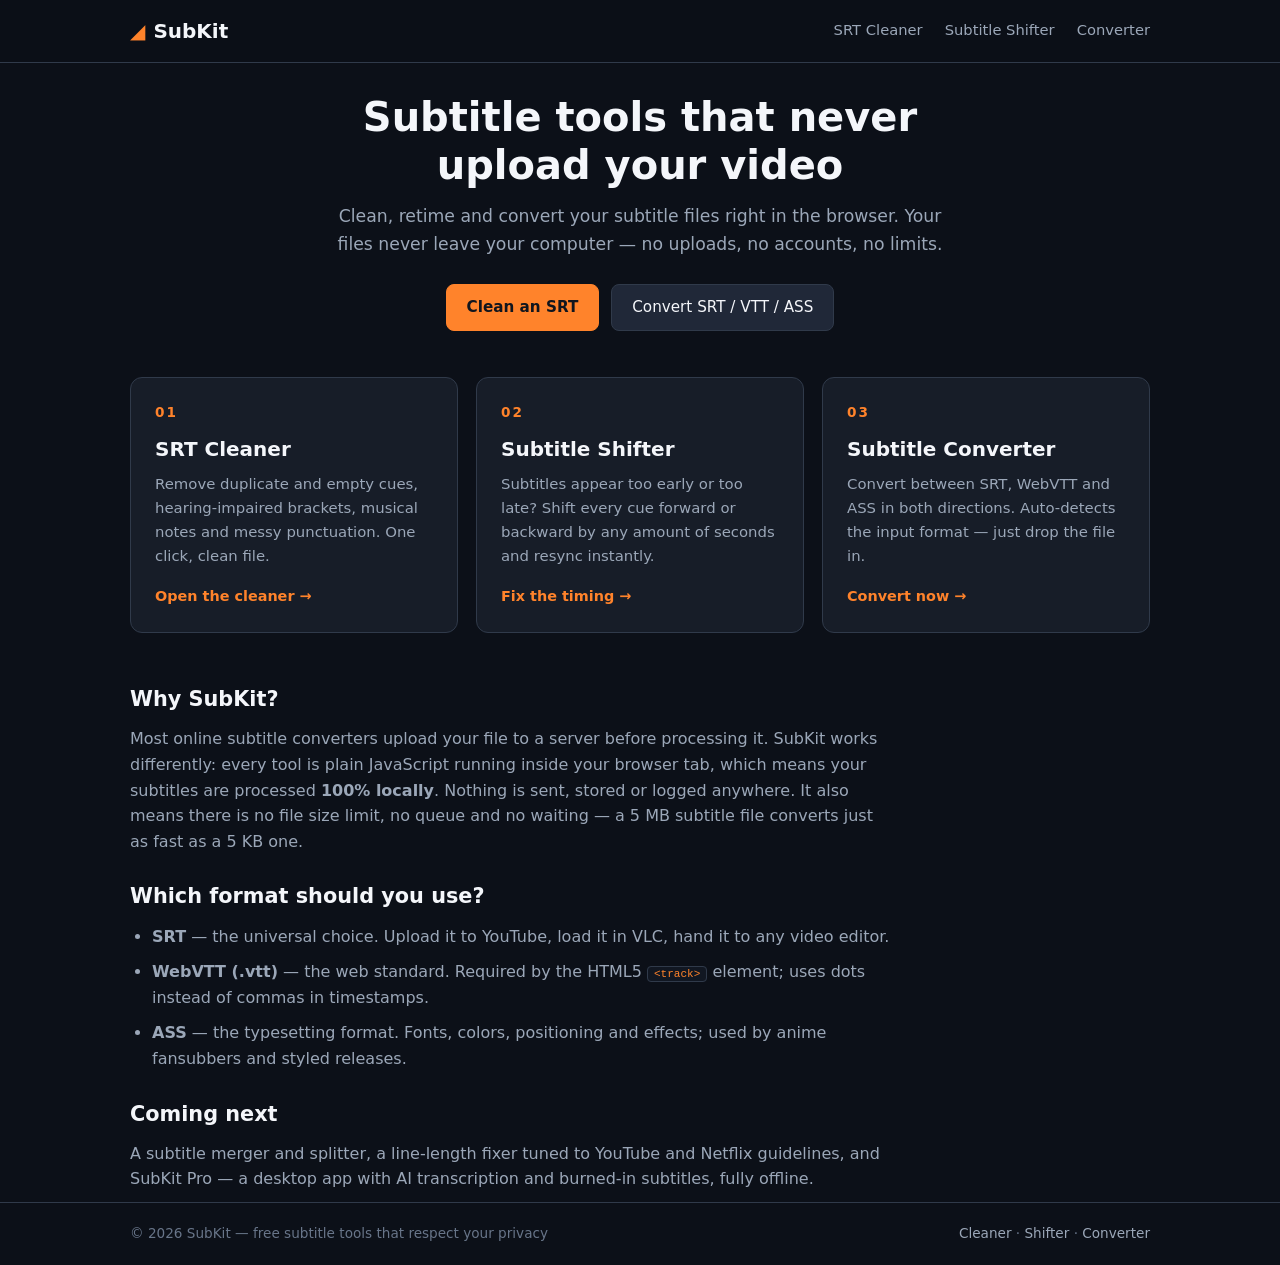
<file: Index.html>
<!DOCTYPE html>
<html lang="en">
<head>
<meta charset="UTF-8">
<meta name="viewport" content="width=device-width, initial-scale=1.0">
<title>SubKit — Free Online Subtitle Tools: Clean, Shift &amp; Convert SRT</title>
<meta name="description" content="Free browser-based subtitle tools. Clean up SRT files, fix subtitle timing with the subtitle shifter, and convert between SRT, VTT and ASS. No upload, no signup — everything runs in your browser.">
<meta name="keywords" content="subtitle tools, srt cleaner, subtitle shifter, srt to vtt, srt converter, free subtitle editor">
<link rel="canonical" href="https://subkit.tools/">
<link rel="stylesheet" href="style.css">
</head>
<body>
<header class="site-header">
  <div class="wrap header-inner">
    <a class="brand" href="index.html"><span class="brand-mark">◢</span> SubKit</a>
    <nav class="nav">
      <a href="srt-cleaner.html">SRT Cleaner</a>
      <a href="subtitle-shifter.html">Subtitle Shifter</a>
      <a href="srt-converter.html">Converter</a>
    </nav>
  </div>
</header>

<main class="wrap">
  <section class="hero">
    <h1>Subtitle tools that never upload your video</h1>
    <p class="hero-sub">Clean, retime and convert your subtitle files right in the browser.
    Your files never leave your computer — no uploads, no accounts, no limits.</p>
    <div class="hero-actions">
      <a class="btn btn-primary" href="srt-cleaner.html">Clean an SRT</a>
      <a class="btn" href="srt-converter.html">Convert SRT / VTT / ASS</a>
    </div>
  </section>

  <section class="cards">
    <a class="tool-card" href="srt-cleaner.html">
      <div class="tool-num">01</div>
      <h2>SRT Cleaner</h2>
      <p>Remove duplicate and empty cues, hearing-impaired brackets, musical notes and messy punctuation. One click, clean file.</p>
      <span class="tool-link">Open the cleaner →</span>
    </a>
    <a class="tool-card" href="subtitle-shifter.html">
      <div class="tool-num">02</div>
      <h2>Subtitle Shifter</h2>
      <p>Subtitles appear too early or too late? Shift every cue forward or backward by any amount of seconds and resync instantly.</p>
      <span class="tool-link">Fix the timing →</span>
    </a>
    <a class="tool-card" href="srt-converter.html">
      <div class="tool-num">03</div>
      <h3>Subtitle Converter</h3>
      <p>Convert between SRT, WebVTT and ASS in both directions. Auto-detects the input format — just drop the file in.</p>
      <span class="tool-link">Convert now →</span>
    </a>
  </section>

  <section class="seo-text">
    <h2>Why SubKit?</h2>
    <p>Most online subtitle converters upload your file to a server before processing it.
    SubKit works differently: every tool is plain JavaScript running inside your browser tab,
    which means your subtitles are processed <strong>100% locally</strong>. Nothing is sent,
    stored or logged anywhere. It also means there is no file size limit, no queue and no waiting —
    a 5&nbsp;MB subtitle file converts just as fast as a 5&nbsp;KB one.</p>
    <h2>Which format should you use?</h2>
    <ul>
      <li><strong>SRT</strong> — the universal choice. Upload it to YouTube, load it in VLC, hand it to any video editor.</li>
      <li><strong>WebVTT (.vtt)</strong> — the web standard. Required by the HTML5 <code>&lt;track&gt;</code> element; uses dots instead of commas in timestamps.</li>
      <li><strong>ASS</strong> — the typesetting format. Fonts, colors, positioning and effects; used by anime fansubbers and styled releases.</li>
    </ul>
    <h2>Coming next</h2>
    <p>A subtitle merger and splitter, a line-length fixer tuned to YouTube and Netflix guidelines,
    and SubKit Pro — a desktop app with AI transcription and burned-in subtitles, fully offline.</p>
  </section>
</main>

<footer class="site-footer">
  <div class="wrap footer-inner">
    <span>© 2026 SubKit — free subtitle tools that respect your privacy</span>
    <span class="footer-links"><a href="srt-cleaner.html">Cleaner</a> · <a href="subtitle-shifter.html">Shifter</a> · <a href="srt-converter.html">Converter</a></span>
  </div>
</footer>
</body>
</html>
</file>
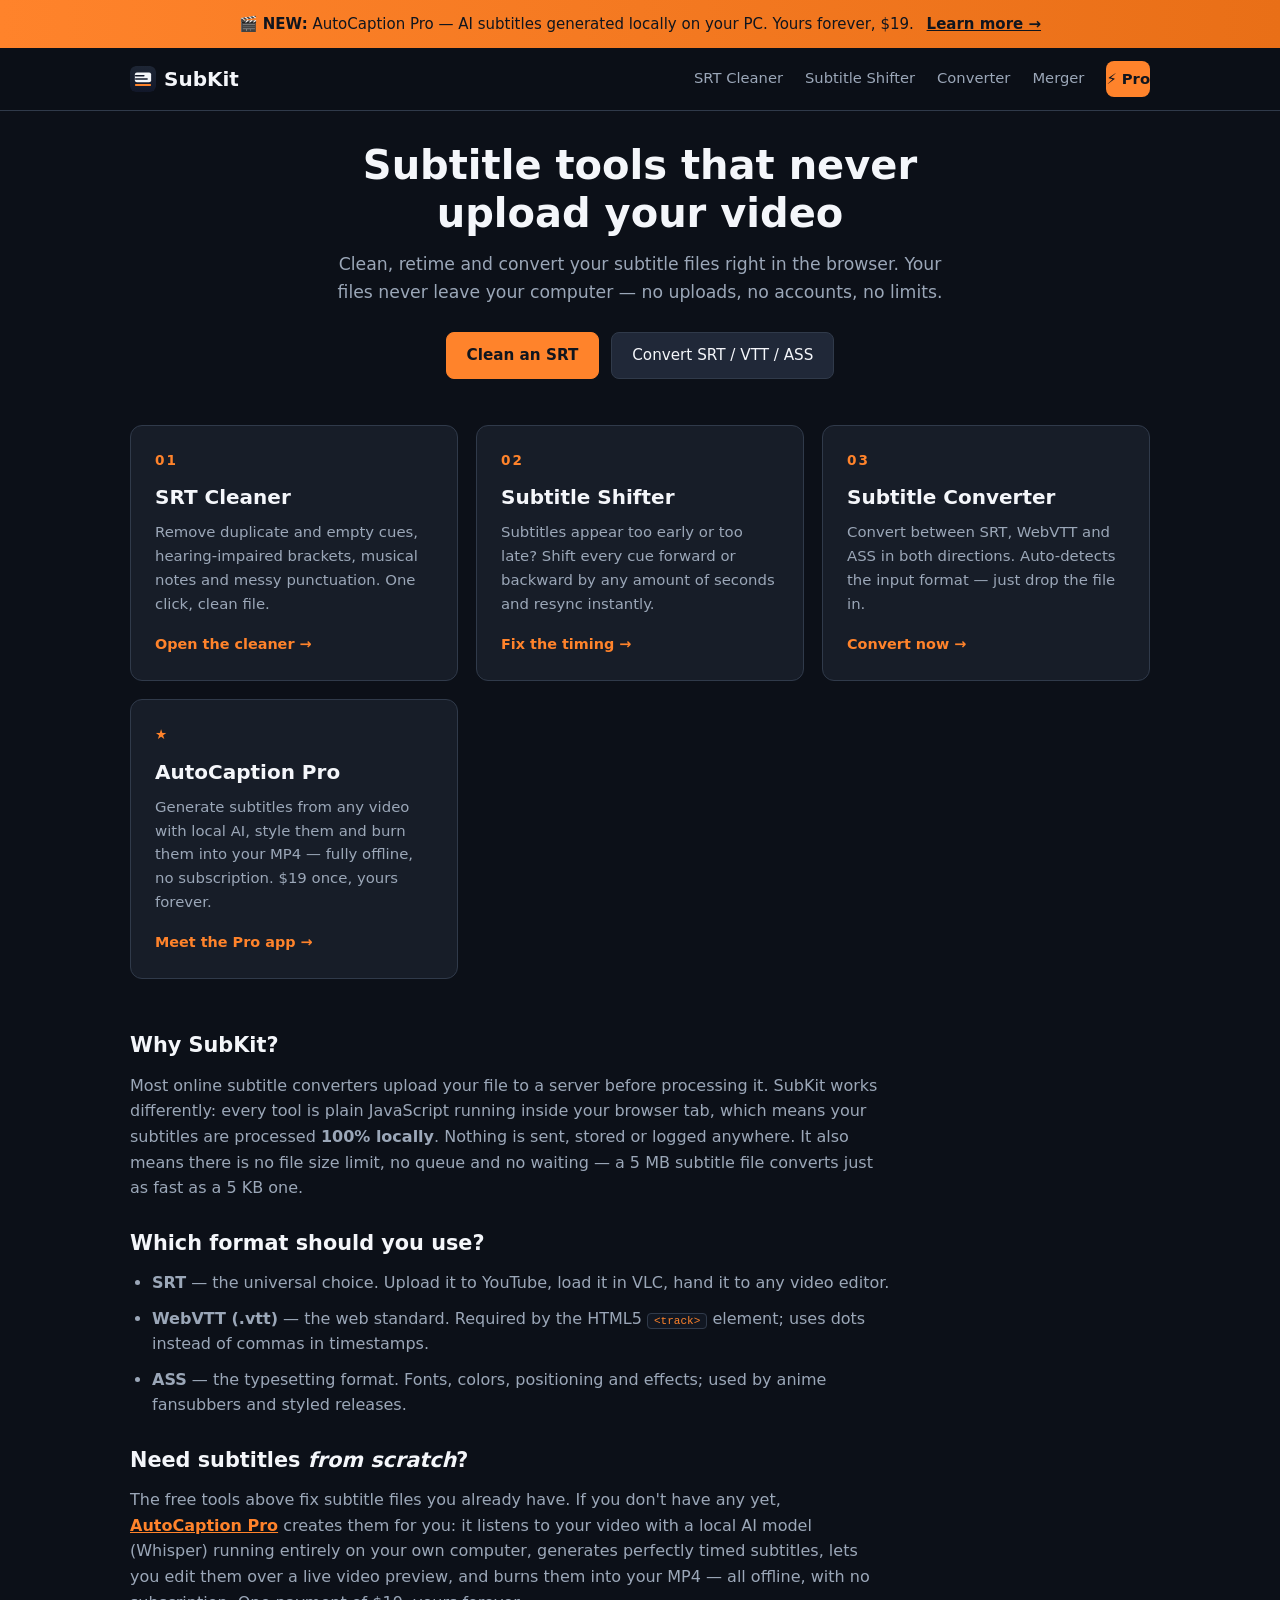
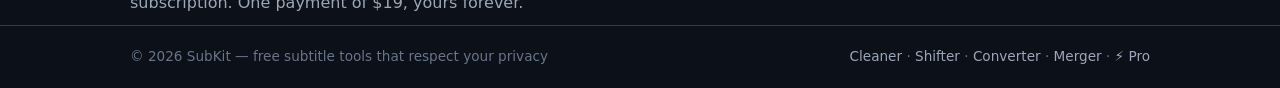
<file: index.html>
<!DOCTYPE html>
<html lang="en">
<head>
  <meta name="google-site-verification" content="0OK0FLDIAYy-A91zfNkmEx3N2jSta2bQBfZ6MLLuwik" />
  <meta name="google-site-verification" content="6rZyjcn6ACfYiR4a1A73hfoKVoG28hNBWIqrCdmr1aY" />
<meta charset="UTF-8">
<meta name="viewport" content="width=device-width, initial-scale=1.0">
<link rel="icon" type="image/svg+xml" href="/favicon.svg">
<link rel="apple-touch-icon" href="/favicon.svg">
<title>SubKit — Free Online Subtitle Tools: Clean, Shift &amp; Convert SRT</title>
<meta name="description" content="Free browser-based subtitle tools. Clean up SRT files, fix subtitle timing with the subtitle shifter, and convert between SRT, VTT and ASS. No upload, no signup — everything runs in your browser.">
<meta name="keywords" content="subtitle tools, srt cleaner, subtitle shifter, srt to vtt, srt converter, free subtitle editor">
<link rel="canonical" href="https://subkit.online/">
<link rel="stylesheet" href="style.css">
</head>
<body>
<div class="pro-banner">
  🎬 <b>NEW:</b> AutoCaption Pro — AI subtitles generated locally on your PC. Yours forever, $19.
  <a href="pro.html">Learn more →</a>
</div>
<header class="site-header">
  <div class="wrap header-inner">
    <a class="brand" href="index.html"><img src="/favicon.svg" alt="" class="brand-logo"> SubKit</a>
    <nav class="nav">
      <a href="srt-cleaner.html">SRT Cleaner</a>
      <a href="subtitle-shifter.html">Subtitle Shifter</a>
      <a href="srt-converter.html">Converter</a>
      <a href="subtitle-merger.html">Merger</a>
      <a class="nav-pro" href="pro.html">⚡ Pro</a>
    </nav>
  </div>
</header>

<main class="wrap">
  <section class="hero">
    <h1>Subtitle tools that never upload your video</h1>
    <p class="hero-sub">Clean, retime and convert your subtitle files right in the browser.
    Your files never leave your computer — no uploads, no accounts, no limits.</p>
    <div class="hero-actions">
      <a class="btn btn-primary" href="srt-cleaner.html">Clean an SRT</a>
      <a class="btn" href="srt-converter.html">Convert SRT / VTT / ASS</a>
    </div>
  </section>

  <section class="cards">
    <a class="tool-card" href="srt-cleaner.html">
      <div class="tool-num">01</div>
      <h2>SRT Cleaner</h2>
      <p>Remove duplicate and empty cues, hearing-impaired brackets, musical notes and messy punctuation. One click, clean file.</p>
      <span class="tool-link">Open the cleaner →</span>
    </a>
    <a class="tool-card" href="subtitle-shifter.html">
      <div class="tool-num">02</div>
      <h2>Subtitle Shifter</h2>
      <p>Subtitles appear too early or too late? Shift every cue forward or backward by any amount of seconds and resync instantly.</p>
      <span class="tool-link">Fix the timing →</span>
    </a>
    <a class="tool-card" href="srt-converter.html">
      <div class="tool-num">03</div>
      <h3>Subtitle Converter</h3>
      <p>Convert between SRT, WebVTT and ASS in both directions. Auto-detects the input format — just drop the file in.</p>
      <span class="tool-link">Convert now →</span>
    </a>
    <a class="tool-card tool-card-pro" href="pro.html">
      <div class="tool-num">★</div>
      <h2>AutoCaption Pro</h2>
      <p>Generate subtitles from any video with local AI, style them and burn them into your MP4 — fully offline, no subscription. $19 once, yours forever.</p>
      <span class="tool-link">Meet the Pro app →</span>
    </a>
  </section>

  <section class="seo-text">
    <h2>Why SubKit?</h2>
    <p>Most online subtitle converters upload your file to a server before processing it.
    SubKit works differently: every tool is plain JavaScript running inside your browser tab,
    which means your subtitles are processed <strong>100% locally</strong>. Nothing is sent,
    stored or logged anywhere. It also means there is no file size limit, no queue and no waiting —
    a 5&nbsp;MB subtitle file converts just as fast as a 5&nbsp;KB one.</p>
    <h2>Which format should you use?</h2>
    <ul>
      <li><strong>SRT</strong> — the universal choice. Upload it to YouTube, load it in VLC, hand it to any video editor.</li>
      <li><strong>WebVTT (.vtt)</strong> — the web standard. Required by the HTML5 <code>&lt;track&gt;</code> element; uses dots instead of commas in timestamps.</li>
      <li><strong>ASS</strong> — the typesetting format. Fonts, colors, positioning and effects; used by anime fansubbers and styled releases.</li>
    </ul>
    <h2>Need subtitles <em>from scratch</em>?</h2>
    <p>The free tools above fix subtitle files you already have. If you don't have any yet,
    <a href="pro.html"><strong>AutoCaption Pro</strong></a> creates them for you: it listens to your video
    with a local AI model (Whisper) running entirely on your own computer, generates perfectly timed
    subtitles, lets you edit them over a live video preview, and burns them into your MP4 —
    all offline, with no subscription. One payment of $19, yours forever.</p>
  </section>
</main>

<footer class="site-footer">
  <div class="wrap footer-inner">
    <span>© 2026 SubKit — free subtitle tools that respect your privacy</span>
    <span class="footer-links"><a href="srt-cleaner.html">Cleaner</a> · <a href="subtitle-shifter.html">Shifter</a> · <a href="srt-converter.html">Converter</a> · <a href="subtitle-merger.html">Merger</a> · <a href="pro.html">⚡ Pro</a></span>
  </div>
</footer>
</body>
</html>
</file>
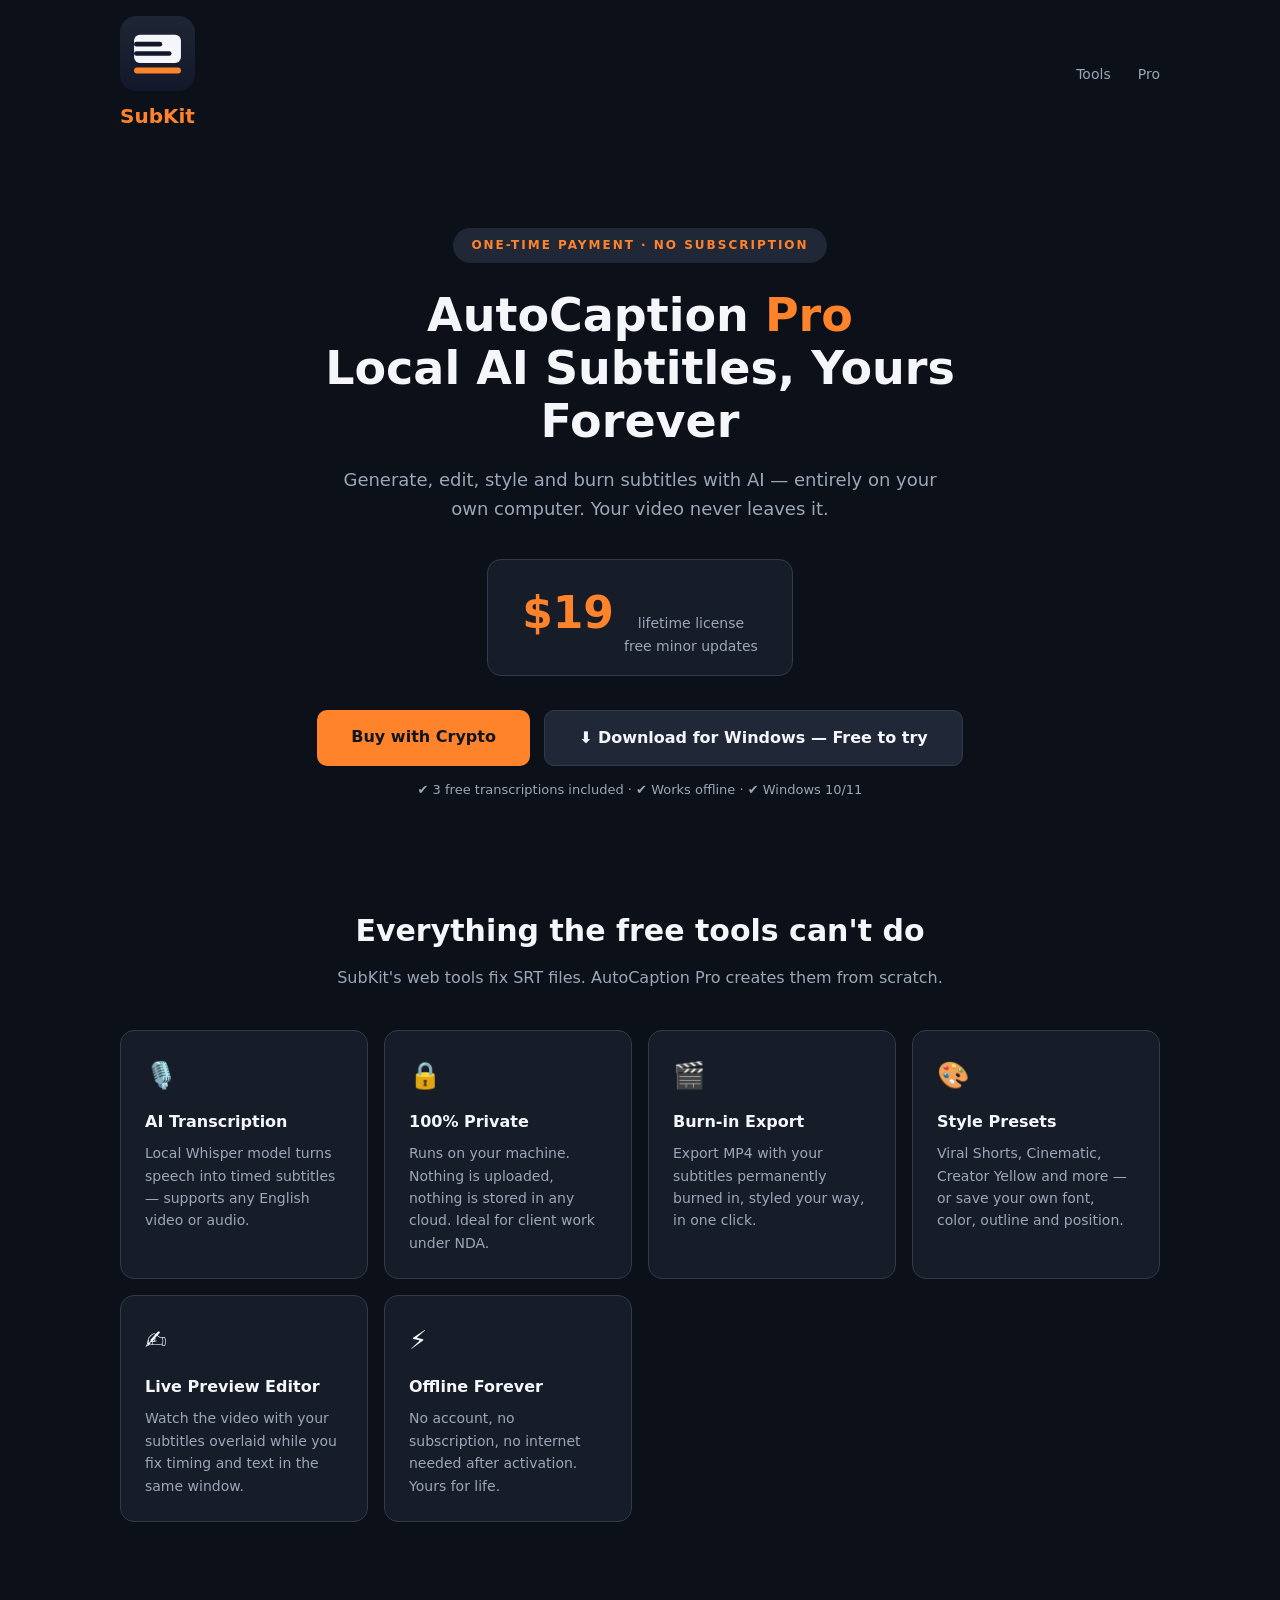
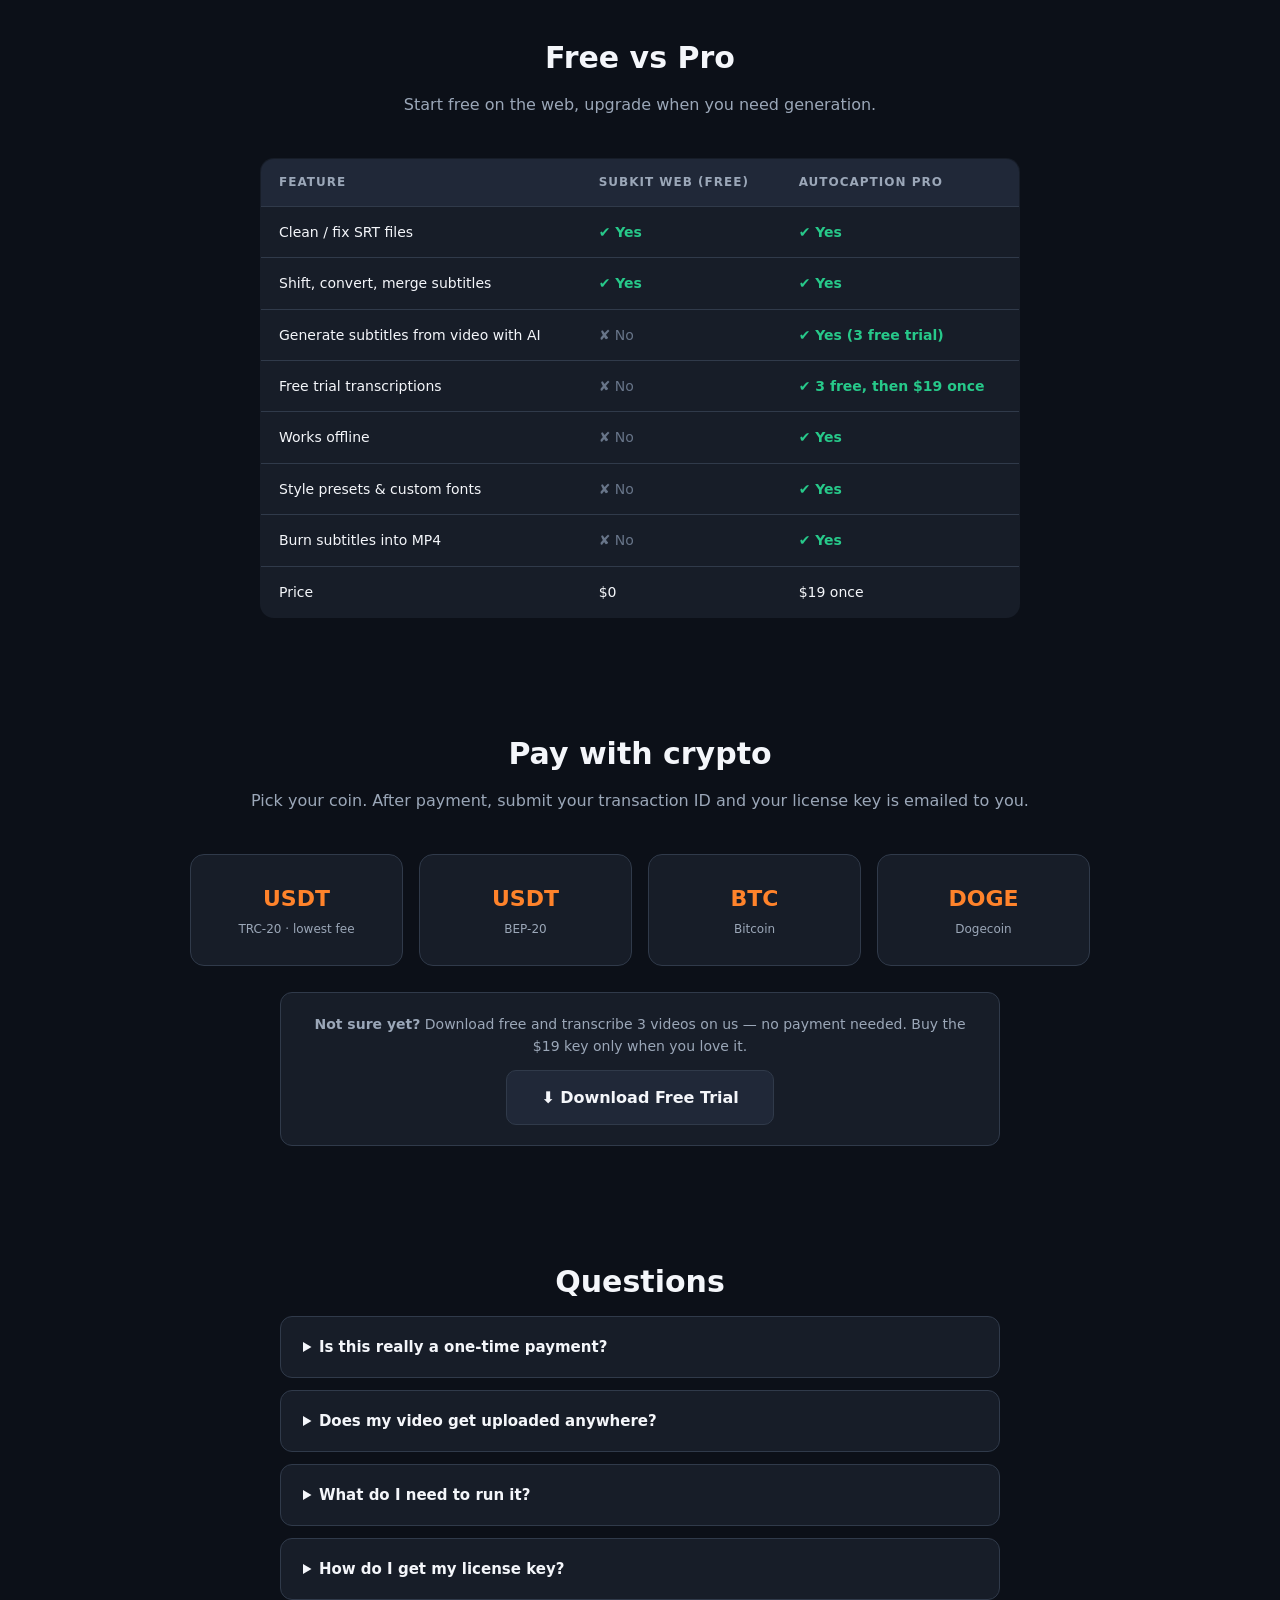
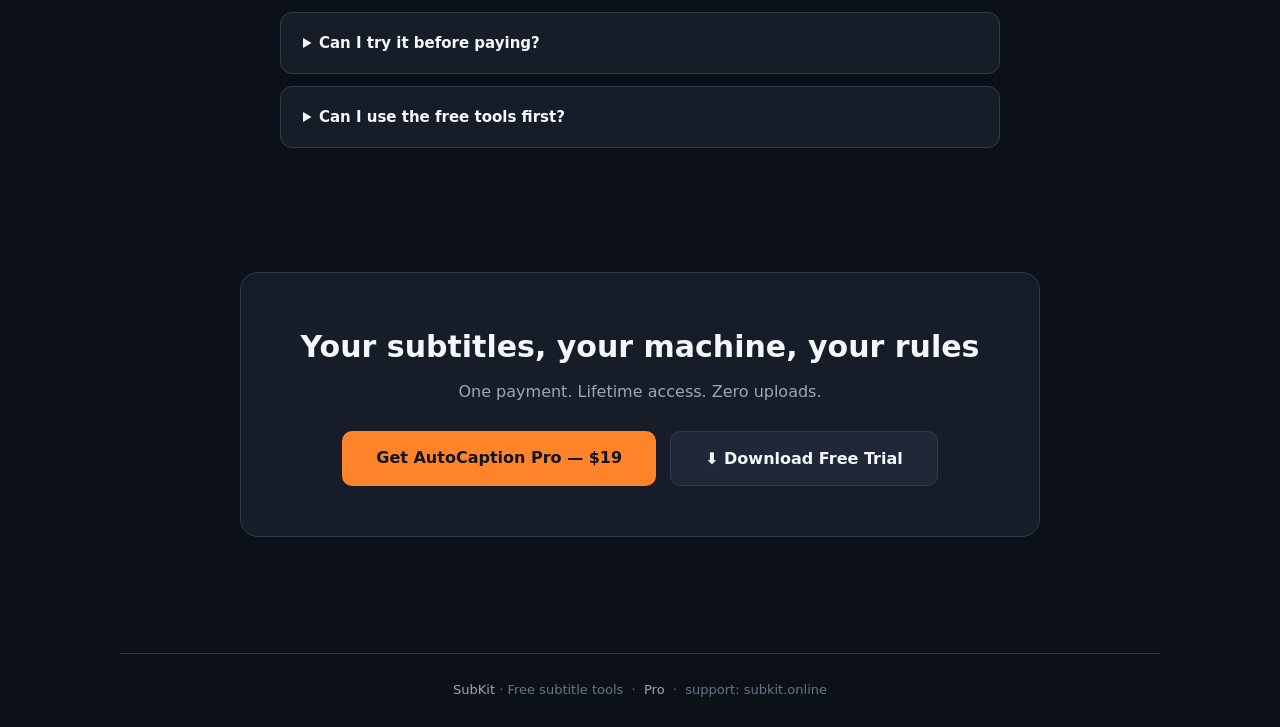
<file: pro.html>
<!DOCTYPE html>
<html lang="en">
<head>
<meta charset="UTF-8">
<meta name="viewport" content="width=device-width, initial-scale=1.0">
<link rel="icon" type="image/svg+xml" href="/favicon.svg">
<link rel="apple-touch-icon" href="/favicon.svg">
<title>SubKit Pro — AutoCaption | Local AI Subtitles, Yours Forever</title>
<meta name="description" content="AutoCaption Pro: transcribe and burn subtitles locally with AI. No subscriptions, no uploads, one-time $19. USDT, BTC and DOGE accepted.">
<link rel="canonical" href="https://subkit.online/pro.html">
<style>
:root{
  --bg:#0C1018; --panel:#171D28; --panel2:#202838; --input:#111722;
  --orange:#FF832B; --orange-h:#E96F17; --text:#F4F6FA;
  --muted:#9BA7B8; --border:#303A4A; --green:#27C98A;
}
*{margin:0;padding:0;box-sizing:border-box}
body{background:var(--bg);color:var(--text);font-family:'Segoe UI',system-ui,sans-serif;line-height:1.6}
a{color:var(--orange);text-decoration:none}
.wrap{max-width:1080px;margin:0 auto;padding:0 20px}

nav{display:flex;align-items:center;justify-content:space-between;padding:16px 0}
nav .logo{font-size:20px;font-weight:800}
nav .logo span{color:var(--orange)}
nav .links a{color:var(--muted);margin-left:22px;font-size:14px}
nav .links a:hover{color:var(--text)}

.hero{text-align:center;padding:80px 0 50px}
.badge{display:inline-block;background:var(--panel2);color:var(--orange);font-size:12px;
  font-weight:700;letter-spacing:2px;padding:8px 18px;border-radius:99px;margin-bottom:26px}
.hero h1{font-size:46px;font-weight:800;line-height:1.15;max-width:760px;margin:0 auto 18px}
.hero h1 em{font-style:normal;color:var(--orange)}
.hero p.sub{color:var(--muted);font-size:18px;max-width:600px;margin:0 auto 36px}
.price-tag{display:inline-flex;align-items:baseline;gap:10px;background:var(--panel);
  border:1px solid var(--border);border-radius:14px;padding:18px 34px;margin-bottom:34px}
.price-tag .amount{font-size:44px;font-weight:800;color:var(--orange)}
.price-tag .term{color:var(--muted);font-size:14px}
.cta-row{display:flex;gap:14px;justify-content:center;flex-wrap:wrap;margin-bottom:14px}
.btn{display:inline-block;padding:14px 34px;border-radius:10px;font-size:16px;font-weight:700;cursor:pointer;border:none}
.btn-primary{background:var(--orange);color:#10151E}
.btn-primary:hover{background:var(--orange-h)}
.btn-ghost{background:var(--panel2);color:var(--text);border:1px solid var(--border)}
.btn-ghost:hover{border-color:var(--orange);color:var(--orange)}
.trust{color:var(--muted);font-size:13px}

section{padding:56px 0}
h2{font-size:30px;font-weight:800;text-align:center;margin-bottom:10px}
.section-sub{text-align:center;color:var(--muted);margin-bottom:40px}

.features{display:grid;grid-template-columns:repeat(auto-fit,minmax(240px,1fr));gap:16px}
.feature{background:var(--panel);border:1px solid var(--border);border-radius:14px;padding:24px}
.feature .ico{font-size:26px;margin-bottom:12px}
.feature h3{font-size:16px;margin-bottom:8px}
.feature p{color:var(--muted);font-size:14px}

table.compare{width:100%;max-width:760px;margin:0 auto;border-collapse:collapse;
  background:var(--panel);border:1px solid var(--border);border-radius:14px;overflow:hidden}
.compare th,.compare td{padding:14px 18px;text-align:left;border-bottom:1px solid var(--border);font-size:14px}
.compare th{background:var(--panel2);font-size:12px;letter-spacing:1px;color:var(--muted)}
.compare tr:last-child td{border-bottom:none}
.compare .yes{color:var(--green);font-weight:700}
.compare .no{color:#687589}

.crypto-grid{display:grid;grid-template-columns:repeat(auto-fit,minmax(200px,1fr));gap:16px;max-width:900px;margin:0 auto}
.crypto{background:var(--panel);border:1px solid var(--border);border-radius:14px;padding:26px 20px;text-align:center;cursor:pointer;transition:.15s}
.crypto:hover{border-color:var(--orange);transform:translateY(-3px)}
.crypto .coin{font-size:22px;font-weight:800}
.crypto .net{color:var(--muted);font-size:12px;margin-top:4px}

.try-note{max-width:720px;margin:26px auto 0;text-align:center;background:var(--panel);
  border:1px solid var(--border);border-radius:12px;padding:20px 24px}
.try-note p{color:var(--muted);font-size:14px;margin-bottom:12px}

.faq{max-width:720px;margin:0 auto}
.faq details{background:var(--panel);border:1px solid var(--border);border-radius:12px;padding:18px 22px;margin-bottom:12px}
.faq summary{cursor:pointer;font-weight:700;font-size:15px}
.faq p{color:var(--muted);font-size:14px;margin-top:10px}

.final-cta{text-align:center;background:var(--panel);border:1px solid var(--border);
  border-radius:18px;padding:50px 24px;max-width:800px;margin:0 auto}
.final-cta h2{margin-bottom:8px}
.final-cta p{color:var(--muted);margin-bottom:26px}
.final-cta .cta-row{margin-bottom:0}

footer{border-top:1px solid var(--border);margin-top:60px;padding:26px 0;text-align:center;color:#687589;font-size:13px}
footer a{color:var(--muted)}
footer a:hover{color:var(--orange)}
@media(max-width:640px){.hero h1{font-size:32px}}
</style>
</head>
<body>
<div class="wrap">

<nav>
  <a class="logo" href="index.html"><img src="/favicon.svg" alt="" class="brand-logo">Sub<span>Kit</span></a>
  <div class="links">
    <a href="/">Tools</a>
    <a href="pro.html">Pro</a>
  </div>
</nav>

<div class="hero">
  <span class="badge">ONE-TIME PAYMENT · NO SUBSCRIPTION</span>
  <h1>AutoCaption <em>Pro</em><br>Local AI Subtitles, Yours Forever</h1>
  <p class="sub">Generate, edit, style and burn subtitles with AI — entirely on your own computer. Your video never leaves it.</p>
  <div class="price-tag">
    <span class="amount">$19</span>
    <span class="term">lifetime license<br>free minor updates</span>
  </div>
  <div class="cta-row">
    <a href="#buy" class="btn btn-primary">Buy with Crypto</a>
    <a href="https://github.com/shahyad543/subkit/releases/download/v1.1/AutoCaption-Setup-1.1.exe" class="btn btn-ghost" download>⬇ Download for Windows — Free to try</a>
  </div>
  <p class="trust">✔ 3 free transcriptions included · ✔ Works offline · ✔ Windows 10/11</p>
</div>

<section id="features"> 
  <h2>Everything the free tools can't do</h2>
  <p class="section-sub">SubKit's web tools fix SRT files. AutoCaption Pro creates them from scratch.</p>
  <div class="features">
    <div class="feature"><div class="ico">🎙️</div><h3>AI Transcription</h3><p>Local Whisper model turns speech into timed subtitles — supports any English video or audio.</p></div>
    <div class="feature"><div class="ico">🔒</div><h3>100% Private</h3><p>Runs on your machine. Nothing is uploaded, nothing is stored in any cloud. Ideal for client work under NDA.</p></div>
    <div class="feature"><div class="ico">🎬</div><h3>Burn-in Export</h3><p>Export MP4 with your subtitles permanently burned in, styled your way, in one click.</p></div>
    <div class="feature"><div class="ico">🎨</div><h3>Style Presets</h3><p>Viral Shorts, Cinematic, Creator Yellow and more — or save your own font, color, outline and position.</p></div>
    <div class="feature"><div class="ico">✍️</div><h3>Live Preview Editor</h3><p>Watch the video with your subtitles overlaid while you fix timing and text in the same window.</p></div>
    <div class="feature"><div class="ico">⚡</div><h3>Offline Forever</h3><p>No account, no subscription, no internet needed after activation. Yours for life.</p></div>
  </div>
</section>

<section>
  <h2>Free vs Pro</h2>
  <p class="section-sub">Start free on the web, upgrade when you need generation.</p>
  <table class="compare">
    <tr><th>FEATURE</th><th>SUBKIT WEB (FREE)</th><th>AUTOCAPTION PRO</th></tr>
    <tr><td>Clean / fix SRT files</td><td class="yes">✔ Yes</td><td class="yes">✔ Yes</td></tr>
    <tr><td>Shift, convert, merge subtitles</td><td class="yes">✔ Yes</td><td class="yes">✔ Yes</td></tr>
    <tr><td>Generate subtitles from video with AI</td><td class="no">✘ No</td><td class="yes">✔ Yes (3 free trial)</td></tr>
    <tr><td>Free trial transcriptions</td><td class="no">✘ No</td><td class="yes">✔ 3 free, then $19 once</td></tr>
    <tr><td>Works offline</td><td class="no">✘ No</td><td class="yes">✔ Yes</td></tr>
    <tr><td>Style presets & custom fonts</td><td class="no">✘ No</td><td class="yes">✔ Yes</td></tr>
    <tr><td>Burn subtitles into MP4</td><td class="no">✘ No</td><td class="yes">✔ Yes</td></tr>
    <tr><td>Price</td><td>$0</td><td>$19 once</td></tr>
  </table>
</section>

<section id="buy">
  <h2>Pay with crypto</h2>
  <p class="section-sub">Pick your coin. After payment, submit your transaction ID and your license key is emailed to you.</p>
  <div class="crypto-grid">
    <a class="crypto" href="pay.html"><div class="coin">USDT</div><div class="net">TRC-20 · lowest fee</div></a>
    <a class="crypto" href="pay.html"><div class="coin">USDT</div><div class="net">BEP-20</div></a>
    <a class="crypto" href="pay.html"><div class="coin">BTC</div><div class="net">Bitcoin</div></a>
    <a class="crypto" href="pay.html"><div class="coin">DOGE</div><div class="net">Dogecoin</div></a>
  </div>
  <div class="try-note">
    <p><strong>Not sure yet?</strong> Download free and transcribe 3 videos on us — no payment needed. Buy the $19 key only when you love it.</p>
    <a href="https://github.com/shahyad543/subkit/releases/download/v1.1/AutoCaption-Setup-1.1.exe" class="btn btn-ghost" download>⬇ Download Free Trial</a>
  </div>
</section>

<section>
  <h2>Questions</h2>
  <div class="faq">
    <details><summary>Is this really a one-time payment?</summary><p>Yes. $19 once and the license is yours forever — including minor version updates. No monthly fee, ever.</p></details>
    <details><summary>Does my video get uploaded anywhere?</summary><p>No. Transcription and export run entirely on your own computer with a local AI model. Nothing leaves your machine.</p></details>
    <details><summary>What do I need to run it?</summary><p>Windows 10 or 11. VLC Media Player (free) for the live preview and FFmpeg (free) for MP4 export.</p></details>
    <details><summary>How do I get my license key?</summary><p>After sending your crypto payment, submit the transaction ID on the payment page. Your license key is emailed to you — usually within a few hours.</p></details>
    <details><summary>Can I try it before paying?</summary><p>Yes — Yes — download free and generate up to 3 full videos with the built-in trial. After that, one $19 payment unlocks unlimited use forever.</p></details>
    <details><summary>Can I use the free tools first?</summary><p>Absolutely — the whole web toolkit (cleaner, shifter, converter, merger) is free and requires no signup.</p></details>
  </div>
</section>

<section>
  <div class="final-cta">
    <h2>Your subtitles, your machine, your rules</h2>
    <p>One payment. Lifetime access. Zero uploads.</p>
    <div class="cta-row">
      <a href="#buy" class="btn btn-primary">Get AutoCaption Pro — $19</a>
      <a href="https://github.com/shahyad543/subkit/releases/download/v1.1/AutoCaption-Setup-1.1.exe" class="btn btn-ghost" download>⬇ Download Free Trial</a>
    </div>
  </div>
</section>

<footer>
  <p><a href="/">SubKit</a> · Free subtitle tools &nbsp;·&nbsp; <a href="/pro.html">Pro</a> &nbsp;·&nbsp; support: subkit.online</p>
</footer>

</div>
</body>
</html>
</file>
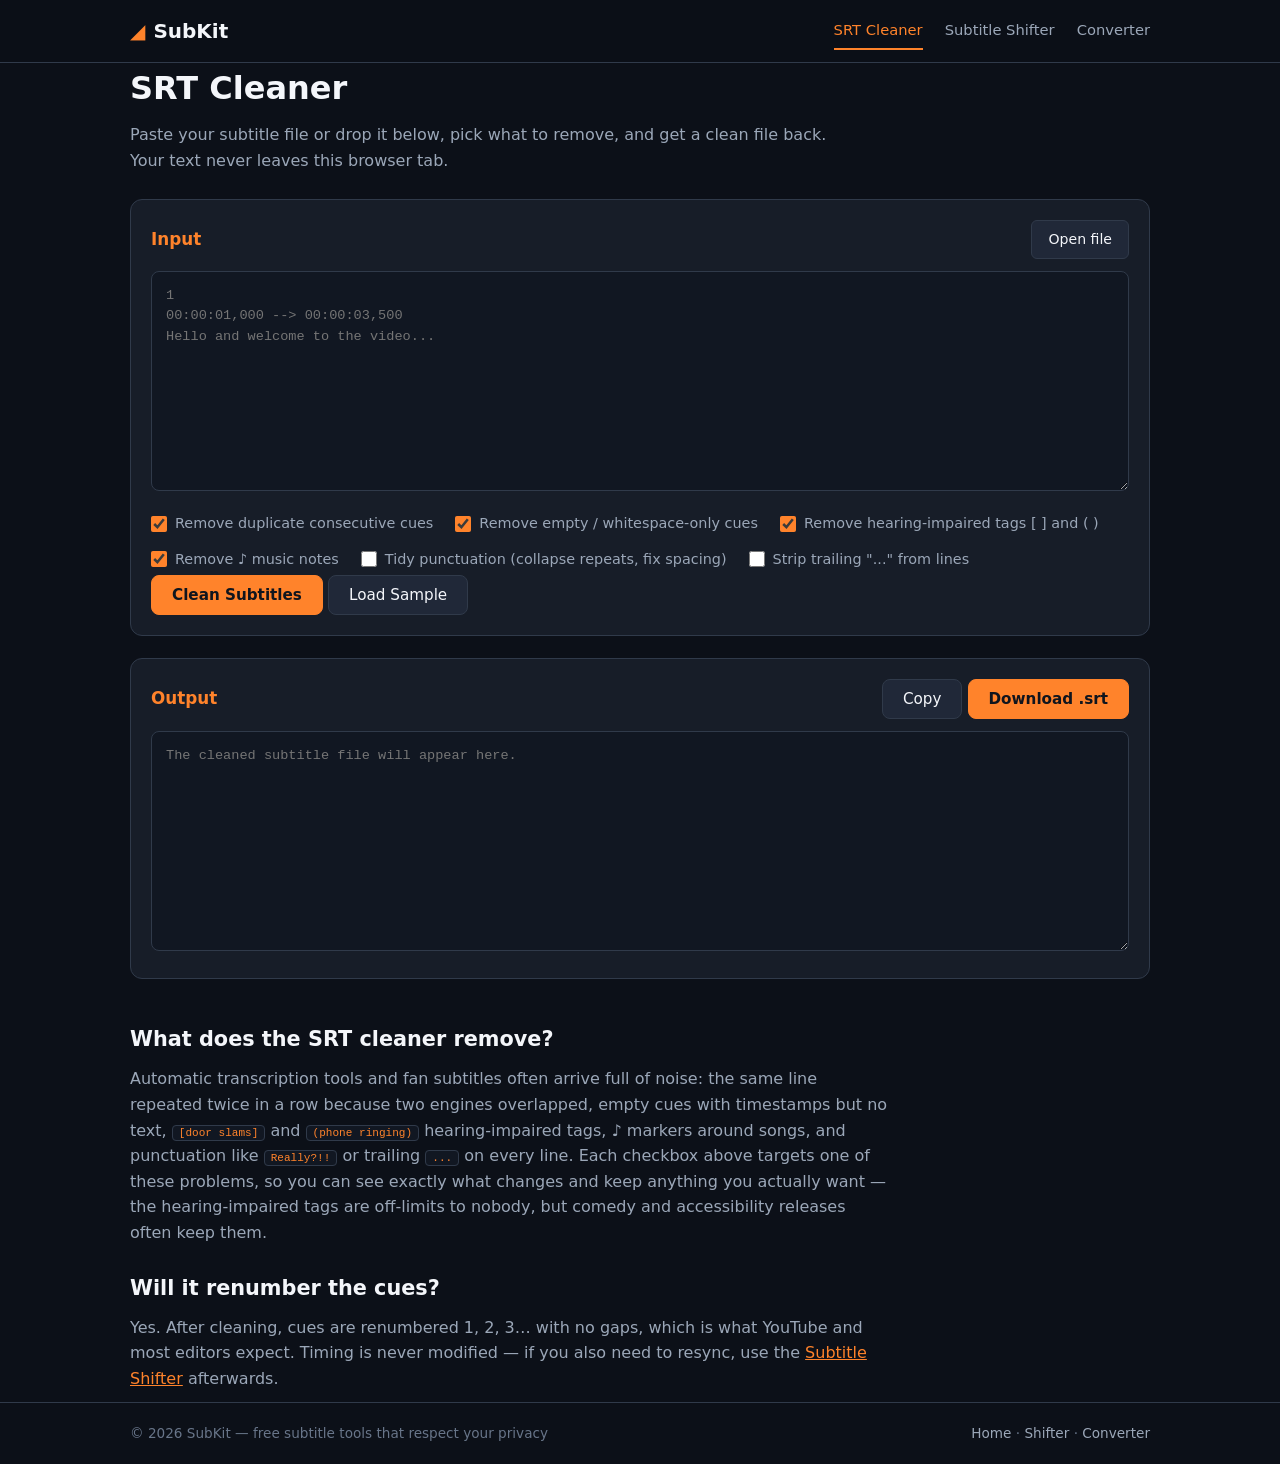
<file: Srt Cleaner.html>
<!DOCTYPE html>
<html lang="en">
<head>
<meta charset="UTF-8">
<meta name="viewport" content="width=device-width, initial-scale=1.0">
<title>SRT Cleaner — Remove Duplicates, Brackets &amp; Empty Cues Online Free | SubKit</title>
<meta name="description" content="Clean any SRT or VTT subtitle file online for free: remove duplicate cues, empty blocks, hearing-impaired brackets, ♪ notes and punctuation mess. 100% in your browser — no upload.">
<meta name="keywords" content="srt cleaner, clean subtitles online, remove duplicate subtitles, subtitle cleanup">
<link rel="canonical" href="https://subkit.tools/srt-cleaner.html">
<link rel="stylesheet" href="style.css">
</head>
<body>
<header class="site-header">
  <div class="wrap header-inner">
    <a class="brand" href="index.html"><span class="brand-mark">◢</span> SubKit</a>
    <nav class="nav">
      <a href="srt-cleaner.html" class="active">SRT Cleaner</a>
      <a href="subtitle-shifter.html">Subtitle Shifter</a>
      <a href="srt-converter.html">Converter</a>
    </nav>
  </div>
</header>

<main class="wrap tool-page">
  <h1>SRT Cleaner</h1>
  <p class="page-sub">Paste your subtitle file or drop it below, pick what to remove, and get a clean file back. Your text never leaves this browser tab.</p>

  <section class="panel">
    <div class="panel-head">
      <h2>Input</h2>
      <label class="file-btn">Open file<input type="file" id="file-in" accept=".srt,.vtt,.ass,.ssa,.txt" hidden></label>
    </div>
    <textarea id="input" class="io" spellcheck="false" placeholder="1&#10;00:00:01,000 --> 00:00:03,500&#10;Hello and welcome to the video..."></textarea>
    <div class="options">
      <label><input type="checkbox" id="opt-dup" checked> Remove duplicate consecutive cues</label>
      <label><input type="checkbox" id="opt-empty" checked> Remove empty / whitespace-only cues</label>
      <label><input type="checkbox" id="opt-hi" checked> Remove hearing-impaired tags [ ] and ( )</label>
      <label><input type="checkbox" id="opt-notes" checked> Remove ♪ music notes</label>
      <label><input type="checkbox" id="opt-punct"> Tidy punctuation (collapse repeats, fix spacing)</label>
      <label><input type="checkbox" id="opt-dots"> Strip trailing "..." from lines</label>
    </div>
    <div class="actions">
      <button id="run" class="btn btn-primary">Clean Subtitles</button>
      <button id="load-sample" class="btn">Load Sample</button>
      <span id="status" class="status"></span>
    </div>
  </section>

  <section class="panel">
    <div class="panel-head">
      <h2>Output</h2>
      <div>
        <button id="copy" class="btn">Copy</button>
        <button id="download" class="btn btn-primary">Download .srt</button>
      </div>
    </div>
    <textarea id="output" class="io" spellcheck="false" placeholder="The cleaned subtitle file will appear here."></textarea>
  </section>

  <section class="seo-text">
    <h2>What does the SRT cleaner remove?</h2>
    <p>Automatic transcription tools and fan subtitles often arrive full of noise: the same line
    repeated twice in a row because two engines overlapped, empty cues with timestamps but no text,
    <code>[door slams]</code> and <code>(phone ringing)</code> hearing-impaired tags, ♪ markers around
    songs, and punctuation like <code>Really?!!</code> or trailing <code>...</code> on every line.
    Each checkbox above targets one of these problems, so you can see exactly what changes and keep
    anything you actually want — the hearing-impaired tags are off-limits to nobody, but comedy and
    accessibility releases often keep them.</p>
    <h2>Will it renumber the cues?</h2>
    <p>Yes. After cleaning, cues are renumbered 1, 2, 3… with no gaps, which is what YouTube and
    most editors expect. Timing is never modified — if you also need to resync, use the
    <a href="subtitle-shifter.html">Subtitle Shifter</a> afterwards.</p>
  </section>
</main>

<footer class="site-footer">
  <div class="wrap footer-inner">
    <span>© 2026 SubKit — free subtitle tools that respect your privacy</span>
    <span class="footer-links"><a href="index.html">Home</a> · <a href="subtitle-shifter.html">Shifter</a> · <a href="srt-converter.html">Converter</a></span>
  </div>
</footer>
<script src="script.js"></script>
<script>
document.getElementById('load-sample').addEventListener('click', () => {
  document.getElementById('input').value = SAMPLE;
});
document.getElementById('run').addEventListener('click', () => {
  const src = document.getElementById('input').value;
  if (!src.trim()) { setStatus('Paste a subtitle file first.', true); return; }
  const opts = {
    dup: document.getElementById('opt-dup').checked,
    empty: document.getElementById('opt-empty').checked,
    hi: document.getElementById('opt-hi').checked,
    notes: document.getElementById('opt-notes').checked,
    punct: document.getElementById('opt-punct').checked,
    dots: document.getElementById('opt-dots').checked,
  };
  try {
    const cues = parseSubtitles(src);
    if (!cues.length) throw new Error('No subtitle cues were found in this file.');
    const before = cues.length;
    const cleaned = cleanCues(cues, opts);
    document.getElementById('output').value = toSRT(cleaned);
    setStatus(`${before} → ${cleaned.length} cues (${before - cleaned.length} removed).`);
  } catch (e) { setStatus(e.message, true); }
});
document.getElementById('download').addEventListener('click', () => downloadText('cleaned.srt', document.getElementById('output').value));
document.getElementById('copy').addEventListener('click', () => copyOutput('output'));
setupFileDrop('file-in', 'input');
</script>
</body>
</html>
</file>
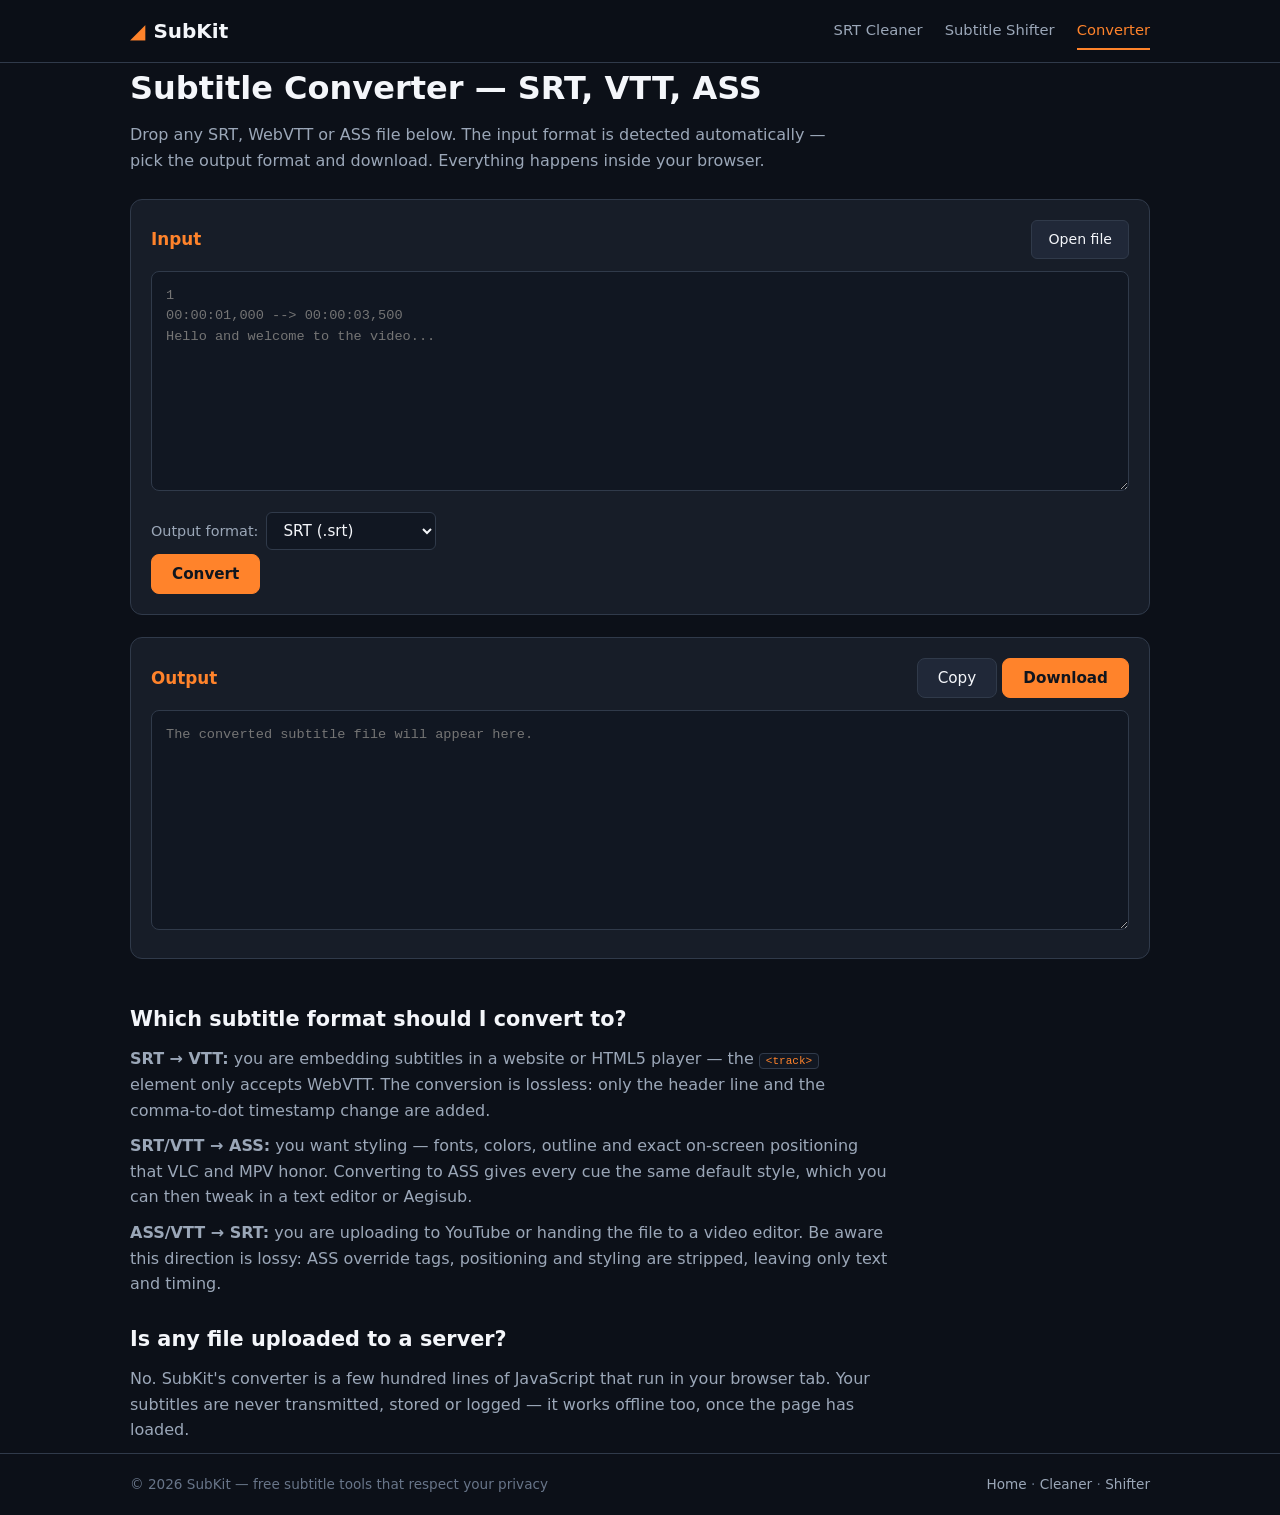
<file: Srt Converter.html>
<!DOCTYPE html>
<html lang="en">
<head>
<meta charset="UTF-8">
<meta name="viewport" content="width=device-width, initial-scale=1.0">
<title>SRT to VTT &amp; ASS Converter — Free Online Subtitle Converter | SubKit</title>
<meta name="description" content="Convert subtitles between SRT, WebVTT (VTT) and ASS formats online for free. Auto-detects the input format, runs entirely in your browser — no upload, no signup.">
<meta name="keywords" content="srt to vtt, srt to ass, vtt to srt, ass to srt, subtitle converter online, free subtitle converter">
<link rel="canonical" href="https://subkit.tools/srt-converter.html">
<link rel="stylesheet" href="style.css">
</head>
<body>
<header class="site-header">
  <div class="wrap header-inner">
    <a class="brand" href="index.html"><span class="brand-mark">◢</span> SubKit</a>
    <nav class="nav">
      <a href="srt-cleaner.html">SRT Cleaner</a>
      <a href="subtitle-shifter.html">Subtitle Shifter</a>
      <a href="srt-converter.html" class="active">Converter</a>
    </nav>
  </div>
</header>

<main class="wrap tool-page">
  <h1>Subtitle Converter — SRT, VTT, ASS</h1>
  <p class="page-sub">Drop any SRT, WebVTT or ASS file below. The input format is detected automatically — pick the output format and download. Everything happens inside your browser.</p>

  <section class="panel">
    <div class="panel-head">
      <h2>Input <span id="detect" class="tag"></span></h2>
      <label class="file-btn">Open file<input type="file" id="file-in" accept=".srt,.vtt,.ass,.ssa,.txt" hidden></label>
    </div>
    <textarea id="input" class="io" spellcheck="false" placeholder="1&#10;00:00:01,000 --> 00:00:03,500&#10;Hello and welcome to the video..."></textarea>
    <div class="options convert-row">
      <label class="shift-label">Output format:
        <select id="format" class="shift-input select">
          <option value="srt">SRT (.srt)</option>
          <option value="vtt">WebVTT (.vtt)</option>
          <option value="ass">ASS (.ass)</option>
        </select>
      </label>
    </div>
    <div class="actions">
      <button id="run" class="btn btn-primary">Convert</button>
      <span id="status" class="status"></span>
    </div>
  </section>

  <section class="panel">
    <div class="panel-head">
      <h2>Output</h2>
      <div>
        <button id="copy" class="btn">Copy</button>
        <button id="download" class="btn btn-primary">Download</button>
      </div>
    </div>
    <textarea id="output" class="io" spellcheck="false" placeholder="The converted subtitle file will appear here."></textarea>
  </section>

  <section class="seo-text">
    <h2>Which subtitle format should I convert to?</h2>
    <p><strong>SRT → VTT:</strong> you are embedding subtitles in a website or HTML5 player — the
    <code>&lt;track&gt;</code> element only accepts WebVTT. The conversion is lossless: only the
    header line and the comma-to-dot timestamp change are added.</p>
    <p><strong>SRT/VTT → ASS:</strong> you want styling — fonts, colors, outline and exact on-screen
    positioning that VLC and MPV honor. Converting to ASS gives every cue the same default style,
    which you can then tweak in a text editor or Aegisub.</p>
    <p><strong>ASS/VTT → SRT:</strong> you are uploading to YouTube or handing the file to a video
    editor. Be aware this direction is lossy: ASS override tags, positioning and styling are stripped,
    leaving only text and timing.</p>
    <h2>Is any file uploaded to a server?</h2>
    <p>No. SubKit's converter is a few hundred lines of JavaScript that run in your browser tab.
    Your subtitles are never transmitted, stored or logged — it works offline too, once the page has loaded.</p>
  </section>
</main>

<footer class="site-footer">
  <div class="wrap footer-inner">
    <span>© 2026 SubKit — free subtitle tools that respect your privacy</span>
    <span class="footer-links"><a href="index.html">Home</a> · <a href="srt-cleaner.html">Cleaner</a> · <a href="subtitle-shifter.html">Shifter</a></span>
  </div>
</footer>
<script src="script.js"></script>
<script>
const input = document.getElementById('input');
function detectNow() {
  const kind = detectFormat(input.value);
  const el = document.getElementById('detect');
  el.textContent = kind ? kind.toUpperCase() + ' detected' : '';
  el.classList.toggle('on', !!kind);
}
input.addEventListener('input', detectNow);
document.getElementById('run').addEventListener('click', () => {
  if (!input.value.trim()) { setStatus('Paste a subtitle file first.', true); return; }
  const fmt = document.getElementById('format').value;
  try {
    const cues = parseSubtitles(input.value);
    if (!cues.length) throw new Error('No subtitle cues were found in this file.');
    const out = fmt === 'srt' ? toSRT(cues) : fmt === 'vtt' ? toVTT(cues) : toASS(cues);
    document.getElementById('output').value = out;
    setStatus(`Converted ${cues.length} cues to ${fmt.toUpperCase()}.`);
  } catch (e) { setStatus(e.message, true); }
});
document.getElementById('download').addEventListener('click', () => {
  const fmt = document.getElementById('format').value;
  const names = { srt: 'subtitles.srt', vtt: 'subtitles.vtt', ass: 'subtitles.ass' };
  downloadText(names[fmt], document.getElementById('output').value);
});
document.getElementById('copy').addEventListener('click', () => copyOutput('output'));
setupFileDrop('file-in', 'input', detectNow);
</script>
</body>
</html>
</file>
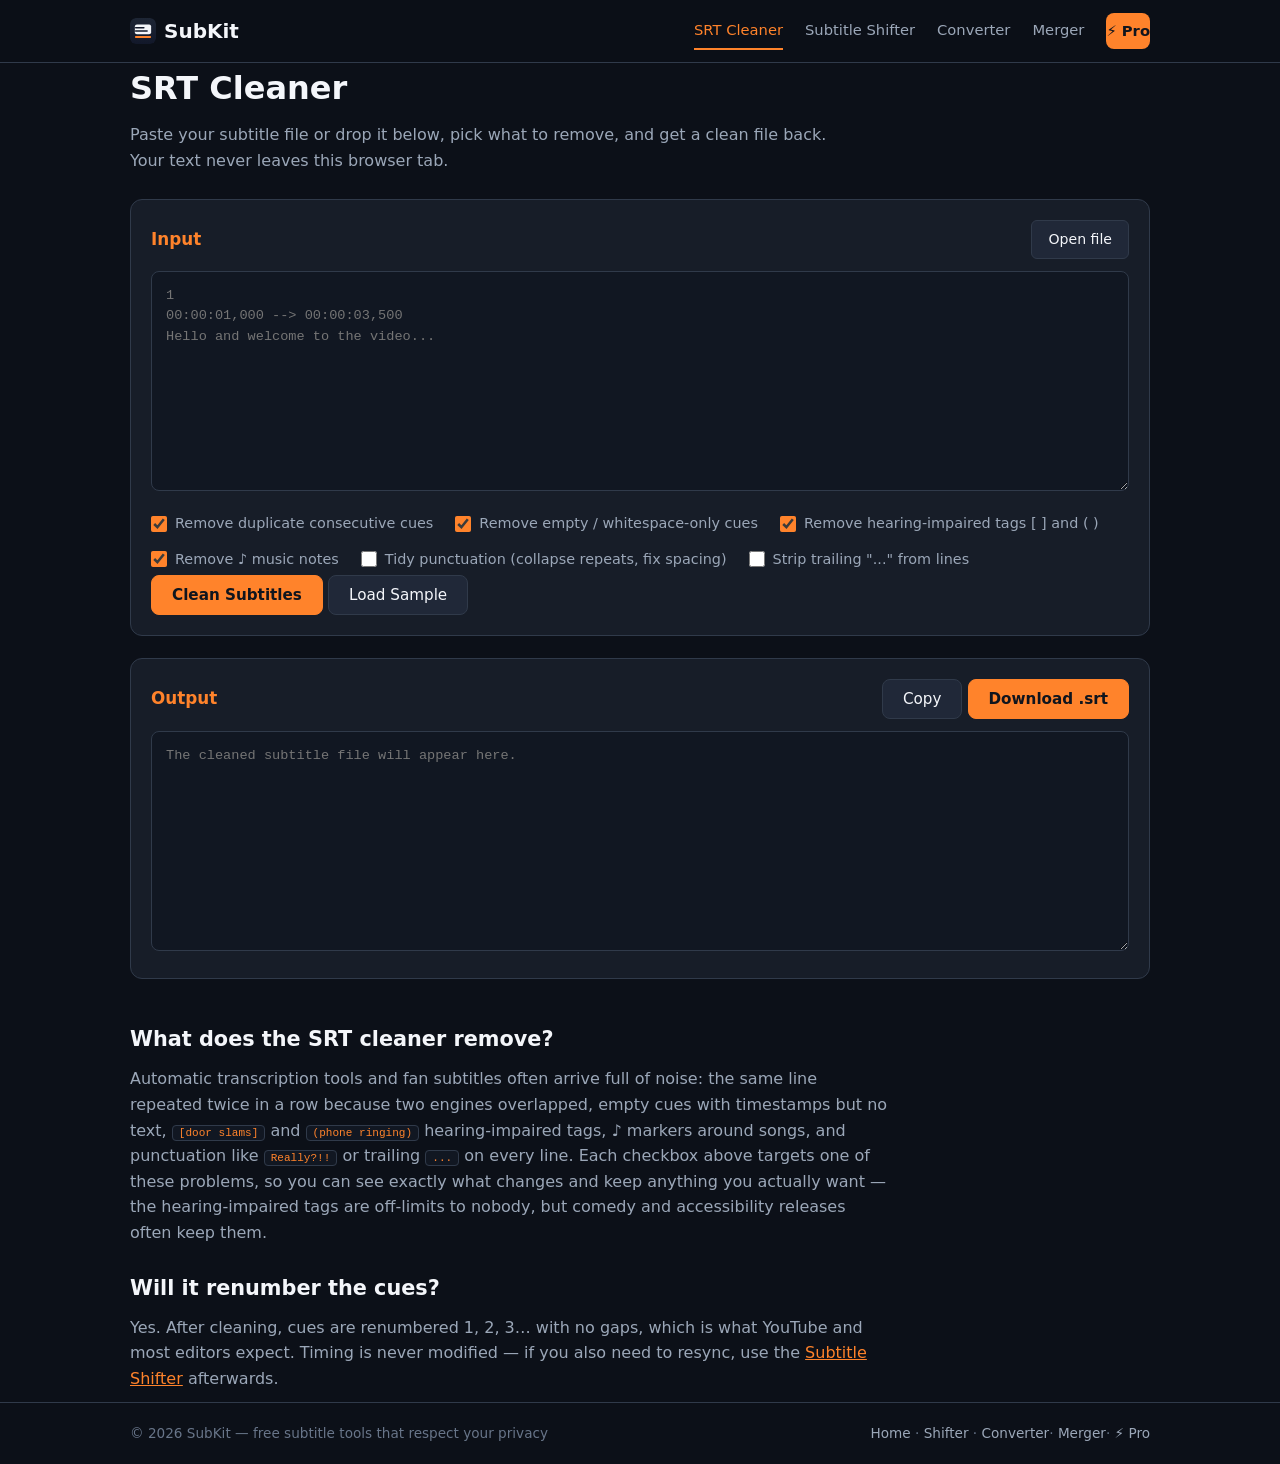
<file: srt-cleaner.html>
<!DOCTYPE html>
<html lang="en">
<head>
  <meta name="google-site-verification" content="0OK0FLDIAYy-A91zfNkmEx3N2jSta2bQBfZ6MLLuwik" />
<meta charset="UTF-8">
<meta name="viewport" content="width=device-width, initial-scale=1.0">
<link rel="icon" type="image/svg+xml" href="/favicon.svg">
<link rel="apple-touch-icon" href="/favicon.svg">
<title>SRT Cleaner — Remove Duplicates, Brackets &amp; Empty Cues Online Free | SubKit</title>
<meta name="description" content="Clean any SRT or VTT subtitle file online for free: remove duplicate cues, empty blocks, hearing-impaired brackets, ♪ notes and punctuation mess. 100% in your browser — no upload.">
<meta name="keywords" content="srt cleaner, clean subtitles online, remove duplicate subtitles, subtitle cleanup">
<link rel="canonical" href="https://subkit.online/srt-cleaner.html">
<link rel="stylesheet" href="style.css">
</head>
<body>
<header class="site-header">
  <div class="wrap header-inner">
    <a class="brand" href="index.html"><img src="/favicon.svg" alt="" class="brand-logo"> SubKit</a>
    <nav class="nav">
      <a href="srt-cleaner.html" class="active">SRT Cleaner</a>
      <a href="subtitle-shifter.html">Subtitle Shifter</a>
      <a href="srt-converter.html">Converter</a>
      <a href="subtitle-merger.html">Merger</a>
      <a class="nav-pro" href="pro.html">⚡ Pro</a>
    </nav>
  </div>
</header>

<main class="wrap tool-page">
  <h1>SRT Cleaner</h1>
  <p class="page-sub">Paste your subtitle file or drop it below, pick what to remove, and get a clean file back. Your text never leaves this browser tab.</p>

  <section class="panel">
    <div class="panel-head">
      <h2>Input</h2>
      <label class="file-btn">Open file<input type="file" id="file-in" accept=".srt,.vtt,.ass,.ssa,.txt" hidden></label>
    </div>
    <textarea id="input" class="io" spellcheck="false" placeholder="1&#10;00:00:01,000 --> 00:00:03,500&#10;Hello and welcome to the video..."></textarea>
    <div class="options">
      <label><input type="checkbox" id="opt-dup" checked> Remove duplicate consecutive cues</label>
      <label><input type="checkbox" id="opt-empty" checked> Remove empty / whitespace-only cues</label>
      <label><input type="checkbox" id="opt-hi" checked> Remove hearing-impaired tags [ ] and ( )</label>
      <label><input type="checkbox" id="opt-notes" checked> Remove ♪ music notes</label>
      <label><input type="checkbox" id="opt-punct"> Tidy punctuation (collapse repeats, fix spacing)</label>
      <label><input type="checkbox" id="opt-dots"> Strip trailing "..." from lines</label>
    </div>
    <div class="actions">
      <button id="run" class="btn btn-primary">Clean Subtitles</button>
      <button id="load-sample" class="btn">Load Sample</button>
      <span id="status" class="status"></span>
    </div>
  </section>

  <section class="panel">
    <div class="panel-head">
      <h2>Output</h2>
      <div>
        <button id="copy" class="btn">Copy</button>
        <button id="download" class="btn btn-primary">Download .srt</button>
      </div>
    </div>
    <textarea id="output" class="io" spellcheck="false" placeholder="The cleaned subtitle file will appear here."></textarea>
  </section>

  <section class="seo-text">
    <h2>What does the SRT cleaner remove?</h2>
    <p>Automatic transcription tools and fan subtitles often arrive full of noise: the same line
    repeated twice in a row because two engines overlapped, empty cues with timestamps but no text,
    <code>[door slams]</code> and <code>(phone ringing)</code> hearing-impaired tags, ♪ markers around
    songs, and punctuation like <code>Really?!!</code> or trailing <code>...</code> on every line.
    Each checkbox above targets one of these problems, so you can see exactly what changes and keep
    anything you actually want — the hearing-impaired tags are off-limits to nobody, but comedy and
    accessibility releases often keep them.</p>
    <h2>Will it renumber the cues?</h2>
    <p>Yes. After cleaning, cues are renumbered 1, 2, 3… with no gaps, which is what YouTube and
    most editors expect. Timing is never modified — if you also need to resync, use the
    <a href="subtitle-shifter.html">Subtitle Shifter</a> afterwards.</p>
  </section>
</main>

<footer class="site-footer">
  <div class="wrap footer-inner">
    <span>© 2026 SubKit — free subtitle tools that respect your privacy</span>
    <span class="footer-links"><a href="index.html">Home</a> · <a href="subtitle-shifter.html">Shifter</a> · <a href="srt-converter.html">Converter</a>· <a href="subtitle-merger.html">Merger</a>· <a href="pro.html">⚡ Pro</a> </span>
  </div>
</footer>
<script src="script.js"></script>
<script>
document.getElementById('load-sample').addEventListener('click', () => {
  document.getElementById('input').value = SAMPLE;
});
document.getElementById('run').addEventListener('click', () => {
  const src = document.getElementById('input').value;
  if (!src.trim()) { setStatus('Paste a subtitle file first.', true); return; }
  const opts = {
    dup: document.getElementById('opt-dup').checked,
    empty: document.getElementById('opt-empty').checked,
    hi: document.getElementById('opt-hi').checked,
    notes: document.getElementById('opt-notes').checked,
    punct: document.getElementById('opt-punct').checked,
    dots: document.getElementById('opt-dots').checked,
  };
  try {
    const cues = parseSubtitles(src);
    if (!cues.length) throw new Error('No subtitle cues were found in this file.');
    const before = cues.length;
    const cleaned = cleanCues(cues, opts);
    document.getElementById('output').value = toSRT(cleaned);
    setStatus(`${before} → ${cleaned.length} cues (${before - cleaned.length} removed).`);
  } catch (e) { setStatus(e.message, true); }
});
document.getElementById('download').addEventListener('click', () => downloadText('cleaned.srt', document.getElementById('output').value));
document.getElementById('copy').addEventListener('click', () => copyOutput('output'));
setupFileDrop('file-in', 'input');
</script>
</body>
</html>
</file>
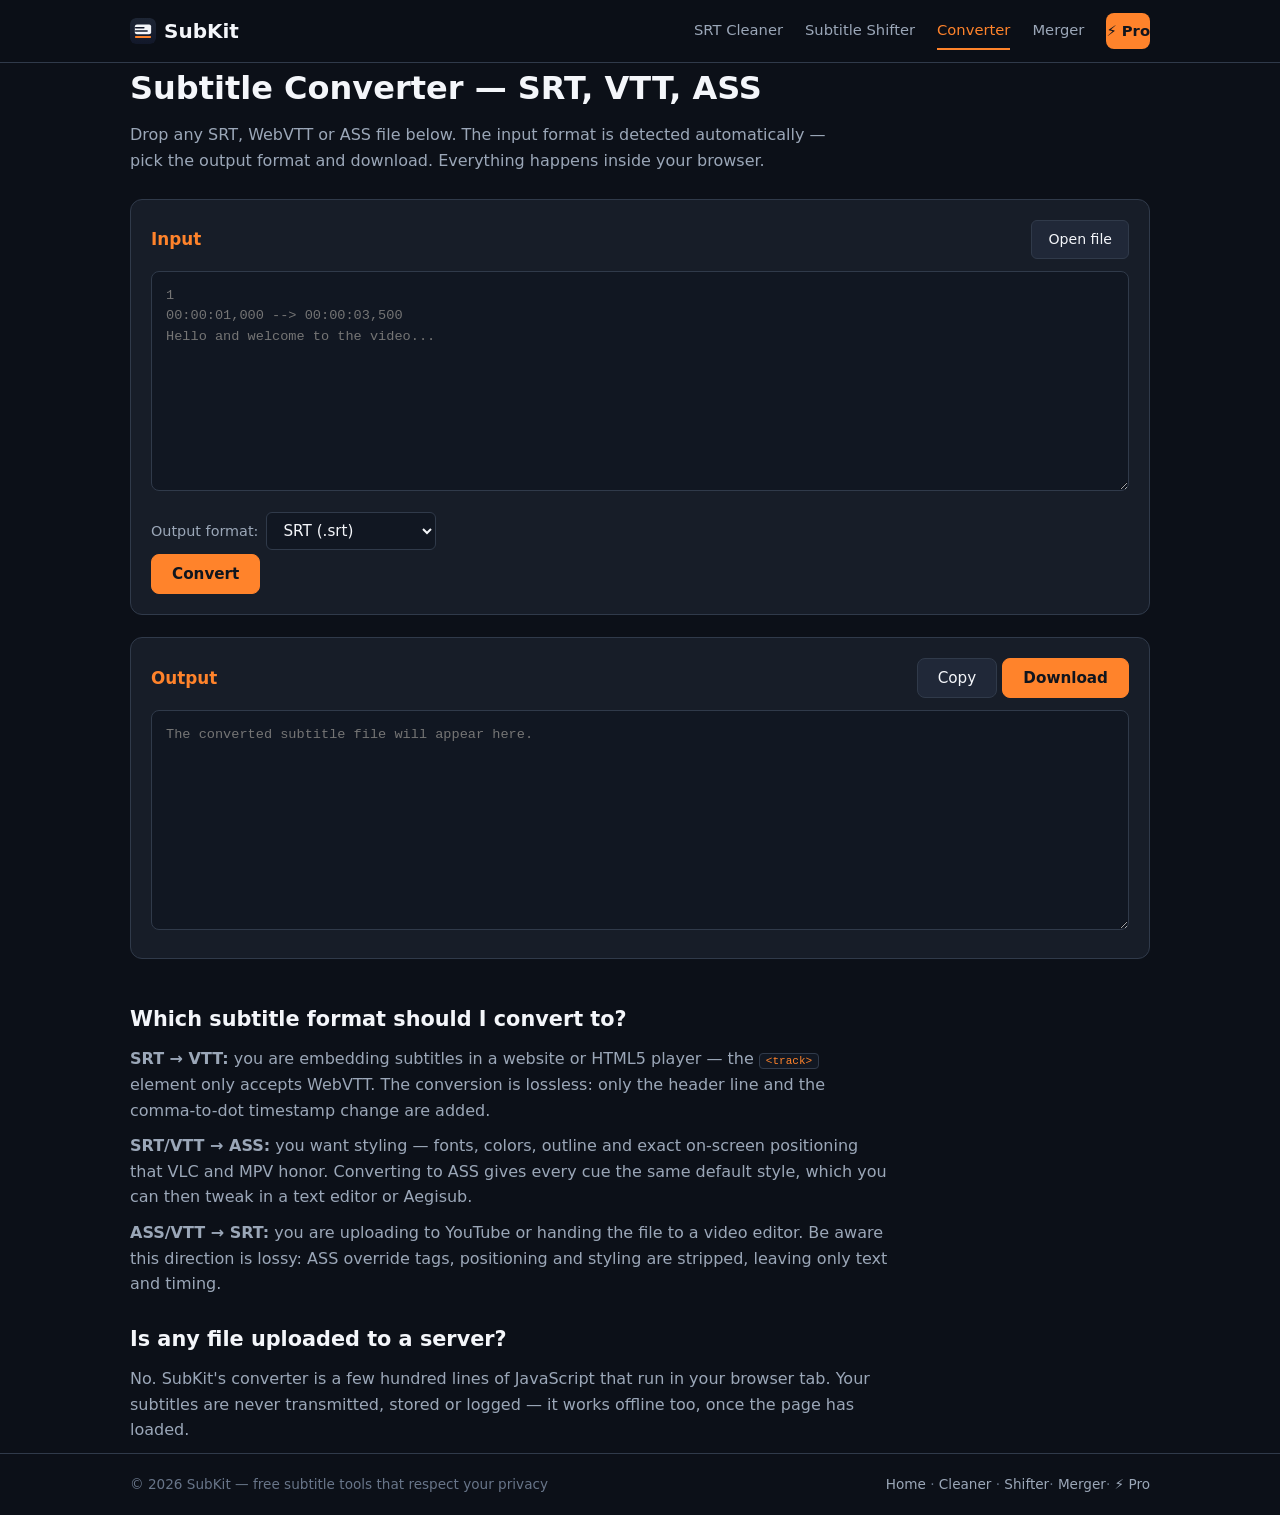
<file: srt-converter.html>
<!DOCTYPE html>
<html lang="en">
<head>
  <meta name="google-site-verification" content="0OK0FLDIAYy-A91zfNkmEx3N2jSta2bQBfZ6MLLuwik" />
<meta charset="UTF-8">
<meta name="viewport" content="width=device-width, initial-scale=1.0">
<link rel="icon" type="image/svg+xml" href="/favicon.svg">
<link rel="apple-touch-icon" href="/favicon.svg">
<title>SRT to VTT &amp; ASS Converter — Free Online Subtitle Converter | SubKit</title>
<meta name="description" content="Convert subtitles between SRT, WebVTT (VTT) and ASS formats online for free. Auto-detects the input format, runs entirely in your browser — no upload, no signup.">
<meta name="keywords" content="srt to vtt, srt to ass, vtt to srt, ass to srt, subtitle converter online, free subtitle converter">
<link rel="canonical" href="https://subkit.online/srt-converter.html">
<link rel="stylesheet" href="style.css">
</head>
<body>
<header class="site-header">
  <div class="wrap header-inner">
   <a class="brand" href="index.html"><img src="/favicon.svg" alt="" class="brand-logo"> SubKit</a>
    <nav class="nav">
      <a href="srt-cleaner.html">SRT Cleaner</a>
      <a href="subtitle-shifter.html">Subtitle Shifter</a>
      <a href="srt-converter.html" class="active">Converter</a>
      <a href="subtitle-merger.html">Merger</a>
      <a class="nav-pro" href="pro.html">⚡ Pro</a>
    </nav>
  </div>
</header>

<main class="wrap tool-page">
  <h1>Subtitle Converter — SRT, VTT, ASS</h1>
  <p class="page-sub">Drop any SRT, WebVTT or ASS file below. The input format is detected automatically — pick the output format and download. Everything happens inside your browser.</p>

  <section class="panel">
    <div class="panel-head">
      <h2>Input <span id="detect" class="tag"></span></h2>
      <label class="file-btn">Open file<input type="file" id="file-in" accept=".srt,.vtt,.ass,.ssa,.txt" hidden></label>
    </div>
    <textarea id="input" class="io" spellcheck="false" placeholder="1&#10;00:00:01,000 --> 00:00:03,500&#10;Hello and welcome to the video..."></textarea>
    <div class="options convert-row">
      <label class="shift-label">Output format:
        <select id="format" class="shift-input select">
          <option value="srt">SRT (.srt)</option>
          <option value="vtt">WebVTT (.vtt)</option>
          <option value="ass">ASS (.ass)</option>
        </select>
      </label>
    </div>
    <div class="actions">
      <button id="run" class="btn btn-primary">Convert</button>
      <span id="status" class="status"></span>
    </div>
  </section>

  <section class="panel">
    <div class="panel-head">
      <h2>Output</h2>
      <div>
        <button id="copy" class="btn">Copy</button>
        <button id="download" class="btn btn-primary">Download</button>
      </div>
    </div>
    <textarea id="output" class="io" spellcheck="false" placeholder="The converted subtitle file will appear here."></textarea>
  </section>

  <section class="seo-text">
    <h2>Which subtitle format should I convert to?</h2>
    <p><strong>SRT → VTT:</strong> you are embedding subtitles in a website or HTML5 player — the
    <code>&lt;track&gt;</code> element only accepts WebVTT. The conversion is lossless: only the
    header line and the comma-to-dot timestamp change are added.</p>
    <p><strong>SRT/VTT → ASS:</strong> you want styling — fonts, colors, outline and exact on-screen
    positioning that VLC and MPV honor. Converting to ASS gives every cue the same default style,
    which you can then tweak in a text editor or Aegisub.</p>
    <p><strong>ASS/VTT → SRT:</strong> you are uploading to YouTube or handing the file to a video
    editor. Be aware this direction is lossy: ASS override tags, positioning and styling are stripped,
    leaving only text and timing.</p>
    <h2>Is any file uploaded to a server?</h2>
    <p>No. SubKit's converter is a few hundred lines of JavaScript that run in your browser tab.
    Your subtitles are never transmitted, stored or logged — it works offline too, once the page has loaded.</p>
  </section>
</main>

<footer class="site-footer">
  <div class="wrap footer-inner">
    <span>© 2026 SubKit — free subtitle tools that respect your privacy</span>
    <span class="footer-links"><a href="index.html">Home</a> · <a href="srt-cleaner.html">Cleaner</a> · <a href="subtitle-shifter.html">Shifter</a>· <a href="subtitle-merger.html">Merger</a>· <a href="pro.html">⚡ Pro</a></span>
  </div>
</footer>
<script src="script.js"></script>
<script>
const input = document.getElementById('input');
function detectNow() {
  const kind = detectFormat(input.value);
  const el = document.getElementById('detect');
  el.textContent = kind ? kind.toUpperCase() + ' detected' : '';
  el.classList.toggle('on', !!kind);
}
input.addEventListener('input', detectNow);
document.getElementById('run').addEventListener('click', () => {
  if (!input.value.trim()) { setStatus('Paste a subtitle file first.', true); return; }
  const fmt = document.getElementById('format').value;
  try {
    const cues = parseSubtitles(input.value);
    if (!cues.length) throw new Error('No subtitle cues were found in this file.');
    const out = fmt === 'srt' ? toSRT(cues) : fmt === 'vtt' ? toVTT(cues) : toASS(cues);
    document.getElementById('output').value = out;
    setStatus(`Converted ${cues.length} cues to ${fmt.toUpperCase()}.`);
  } catch (e) { setStatus(e.message, true); }
});
document.getElementById('download').addEventListener('click', () => {
  const fmt = document.getElementById('format').value;
  const names = { srt: 'subtitles.srt', vtt: 'subtitles.vtt', ass: 'subtitles.ass' };
  downloadText(names[fmt], document.getElementById('output').value);
});
document.getElementById('copy').addEventListener('click', () => copyOutput('output'));
setupFileDrop('file-in', 'input', detectNow);
</script>
</body>
</html>
</file>
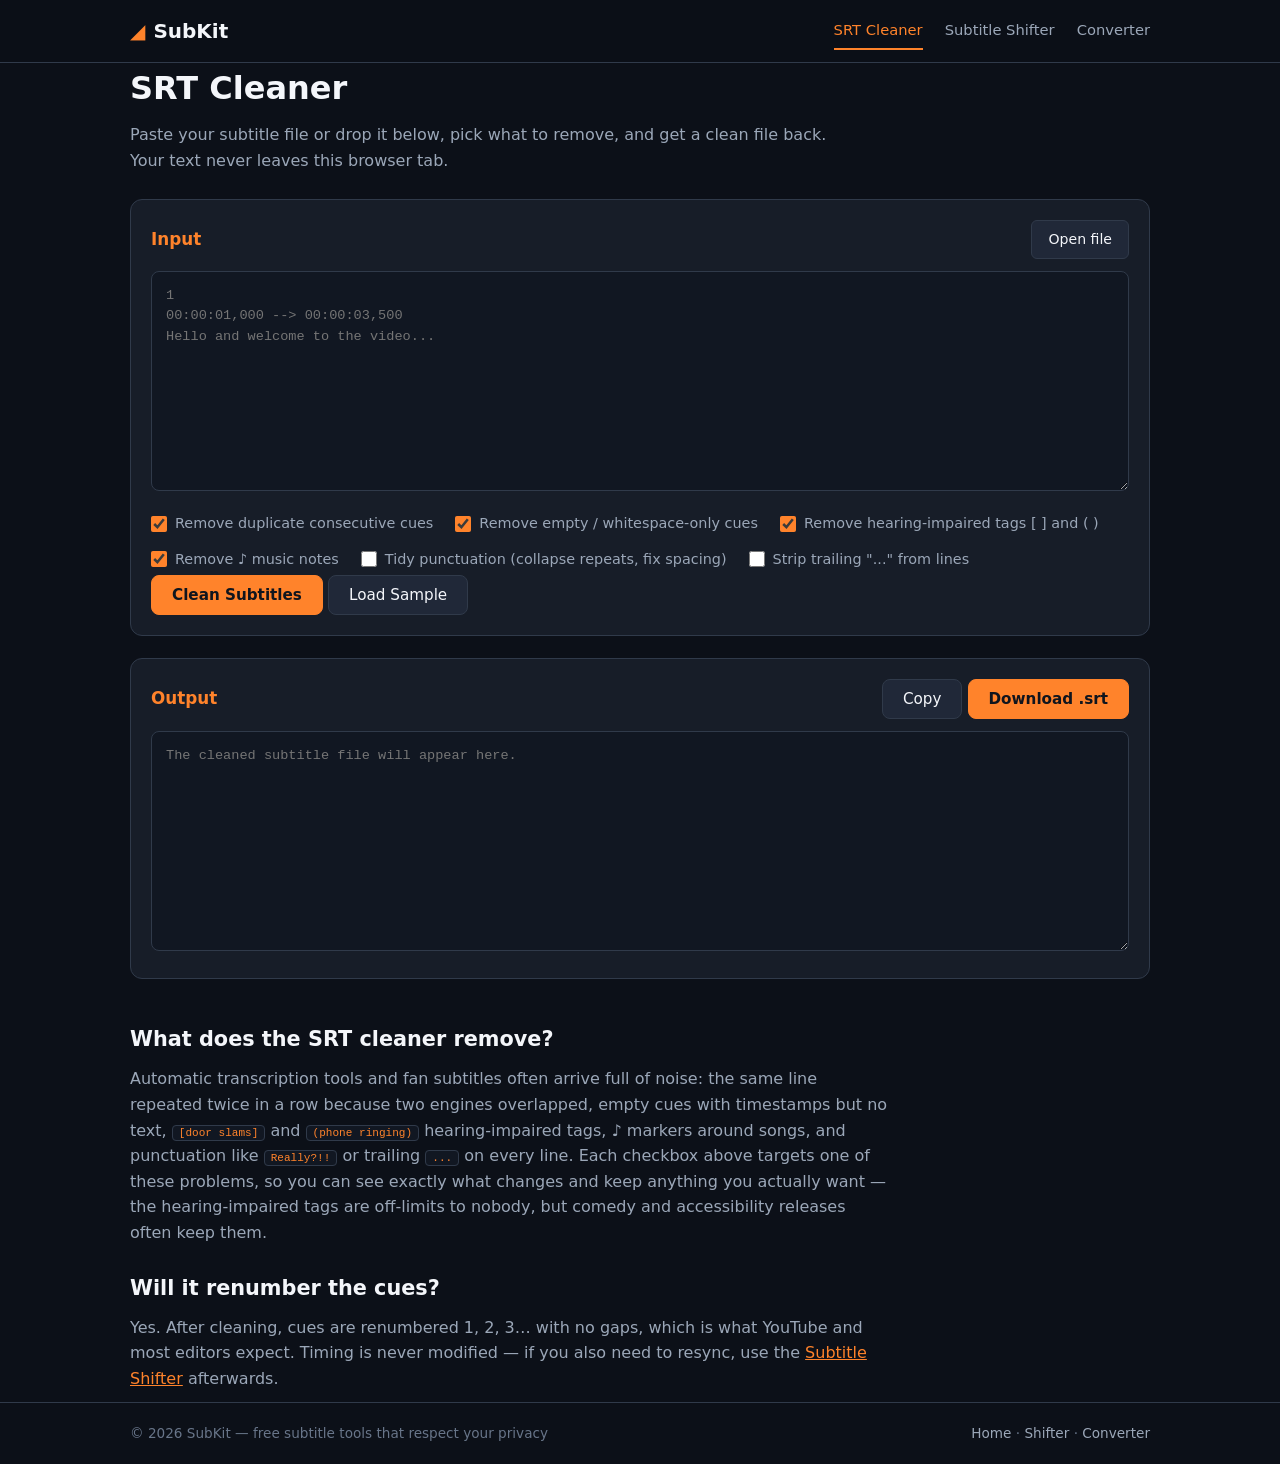
<file: srt-sleaner.html>
<!DOCTYPE html>
<html lang="en">
<head>
<meta charset="UTF-8">
<meta name="viewport" content="width=device-width, initial-scale=1.0">
<title>SRT Cleaner — Remove Duplicates, Brackets &amp; Empty Cues Online Free | SubKit</title>
<meta name="description" content="Clean any SRT or VTT subtitle file online for free: remove duplicate cues, empty blocks, hearing-impaired brackets, ♪ notes and punctuation mess. 100% in your browser — no upload.">
<meta name="keywords" content="srt cleaner, clean subtitles online, remove duplicate subtitles, subtitle cleanup">
<link rel="canonical" href="https://subkit.tools/srt-cleaner.html">
<link rel="stylesheet" href="style.css">
</head>
<body>
<header class="site-header">
  <div class="wrap header-inner">
    <a class="brand" href="index.html"><span class="brand-mark">◢</span> SubKit</a>
    <nav class="nav">
      <a href="srt-cleaner.html" class="active">SRT Cleaner</a>
      <a href="subtitle-shifter.html">Subtitle Shifter</a>
      <a href="srt-converter.html">Converter</a>
    </nav>
  </div>
</header>

<main class="wrap tool-page">
  <h1>SRT Cleaner</h1>
  <p class="page-sub">Paste your subtitle file or drop it below, pick what to remove, and get a clean file back. Your text never leaves this browser tab.</p>

  <section class="panel">
    <div class="panel-head">
      <h2>Input</h2>
      <label class="file-btn">Open file<input type="file" id="file-in" accept=".srt,.vtt,.ass,.ssa,.txt" hidden></label>
    </div>
    <textarea id="input" class="io" spellcheck="false" placeholder="1&#10;00:00:01,000 --> 00:00:03,500&#10;Hello and welcome to the video..."></textarea>
    <div class="options">
      <label><input type="checkbox" id="opt-dup" checked> Remove duplicate consecutive cues</label>
      <label><input type="checkbox" id="opt-empty" checked> Remove empty / whitespace-only cues</label>
      <label><input type="checkbox" id="opt-hi" checked> Remove hearing-impaired tags [ ] and ( )</label>
      <label><input type="checkbox" id="opt-notes" checked> Remove ♪ music notes</label>
      <label><input type="checkbox" id="opt-punct"> Tidy punctuation (collapse repeats, fix spacing)</label>
      <label><input type="checkbox" id="opt-dots"> Strip trailing "..." from lines</label>
    </div>
    <div class="actions">
      <button id="run" class="btn btn-primary">Clean Subtitles</button>
      <button id="load-sample" class="btn">Load Sample</button>
      <span id="status" class="status"></span>
    </div>
  </section>

  <section class="panel">
    <div class="panel-head">
      <h2>Output</h2>
      <div>
        <button id="copy" class="btn">Copy</button>
        <button id="download" class="btn btn-primary">Download .srt</button>
      </div>
    </div>
    <textarea id="output" class="io" spellcheck="false" placeholder="The cleaned subtitle file will appear here."></textarea>
  </section>

  <section class="seo-text">
    <h2>What does the SRT cleaner remove?</h2>
    <p>Automatic transcription tools and fan subtitles often arrive full of noise: the same line
    repeated twice in a row because two engines overlapped, empty cues with timestamps but no text,
    <code>[door slams]</code> and <code>(phone ringing)</code> hearing-impaired tags, ♪ markers around
    songs, and punctuation like <code>Really?!!</code> or trailing <code>...</code> on every line.
    Each checkbox above targets one of these problems, so you can see exactly what changes and keep
    anything you actually want — the hearing-impaired tags are off-limits to nobody, but comedy and
    accessibility releases often keep them.</p>
    <h2>Will it renumber the cues?</h2>
    <p>Yes. After cleaning, cues are renumbered 1, 2, 3… with no gaps, which is what YouTube and
    most editors expect. Timing is never modified — if you also need to resync, use the
    <a href="subtitle-shifter.html">Subtitle Shifter</a> afterwards.</p>
  </section>
</main>

<footer class="site-footer">
  <div class="wrap footer-inner">
    <span>© 2026 SubKit — free subtitle tools that respect your privacy</span>
    <span class="footer-links"><a href="index.html">Home</a> · <a href="subtitle-shifter.html">Shifter</a> · <a href="srt-converter.html">Converter</a></span>
  </div>
</footer>
<script src="script.js"></script>
<script>
document.getElementById('load-sample').addEventListener('click', () => {
  document.getElementById('input').value = SAMPLE;
});
document.getElementById('run').addEventListener('click', () => {
  const src = document.getElementById('input').value;
  if (!src.trim()) { setStatus('Paste a subtitle file first.', true); return; }
  const opts = {
    dup: document.getElementById('opt-dup').checked,
    empty: document.getElementById('opt-empty').checked,
    hi: document.getElementById('opt-hi').checked,
    notes: document.getElementById('opt-notes').checked,
    punct: document.getElementById('opt-punct').checked,
    dots: document.getElementById('opt-dots').checked,
  };
  try {
    const cues = parseSubtitles(src);
    if (!cues.length) throw new Error('No subtitle cues were found in this file.');
    const before = cues.length;
    const cleaned = cleanCues(cues, opts);
    document.getElementById('output').value = toSRT(cleaned);
    setStatus(`${before} → ${cleaned.length} cues (${before - cleaned.length} removed).`);
  } catch (e) { setStatus(e.message, true); }
});
document.getElementById('download').addEventListener('click', () => downloadText('cleaned.srt', document.getElementById('output').value));
document.getElementById('copy').addEventListener('click', () => copyOutput('output'));
setupFileDrop('file-in', 'input');
</script>
</body>
</html>
</file>
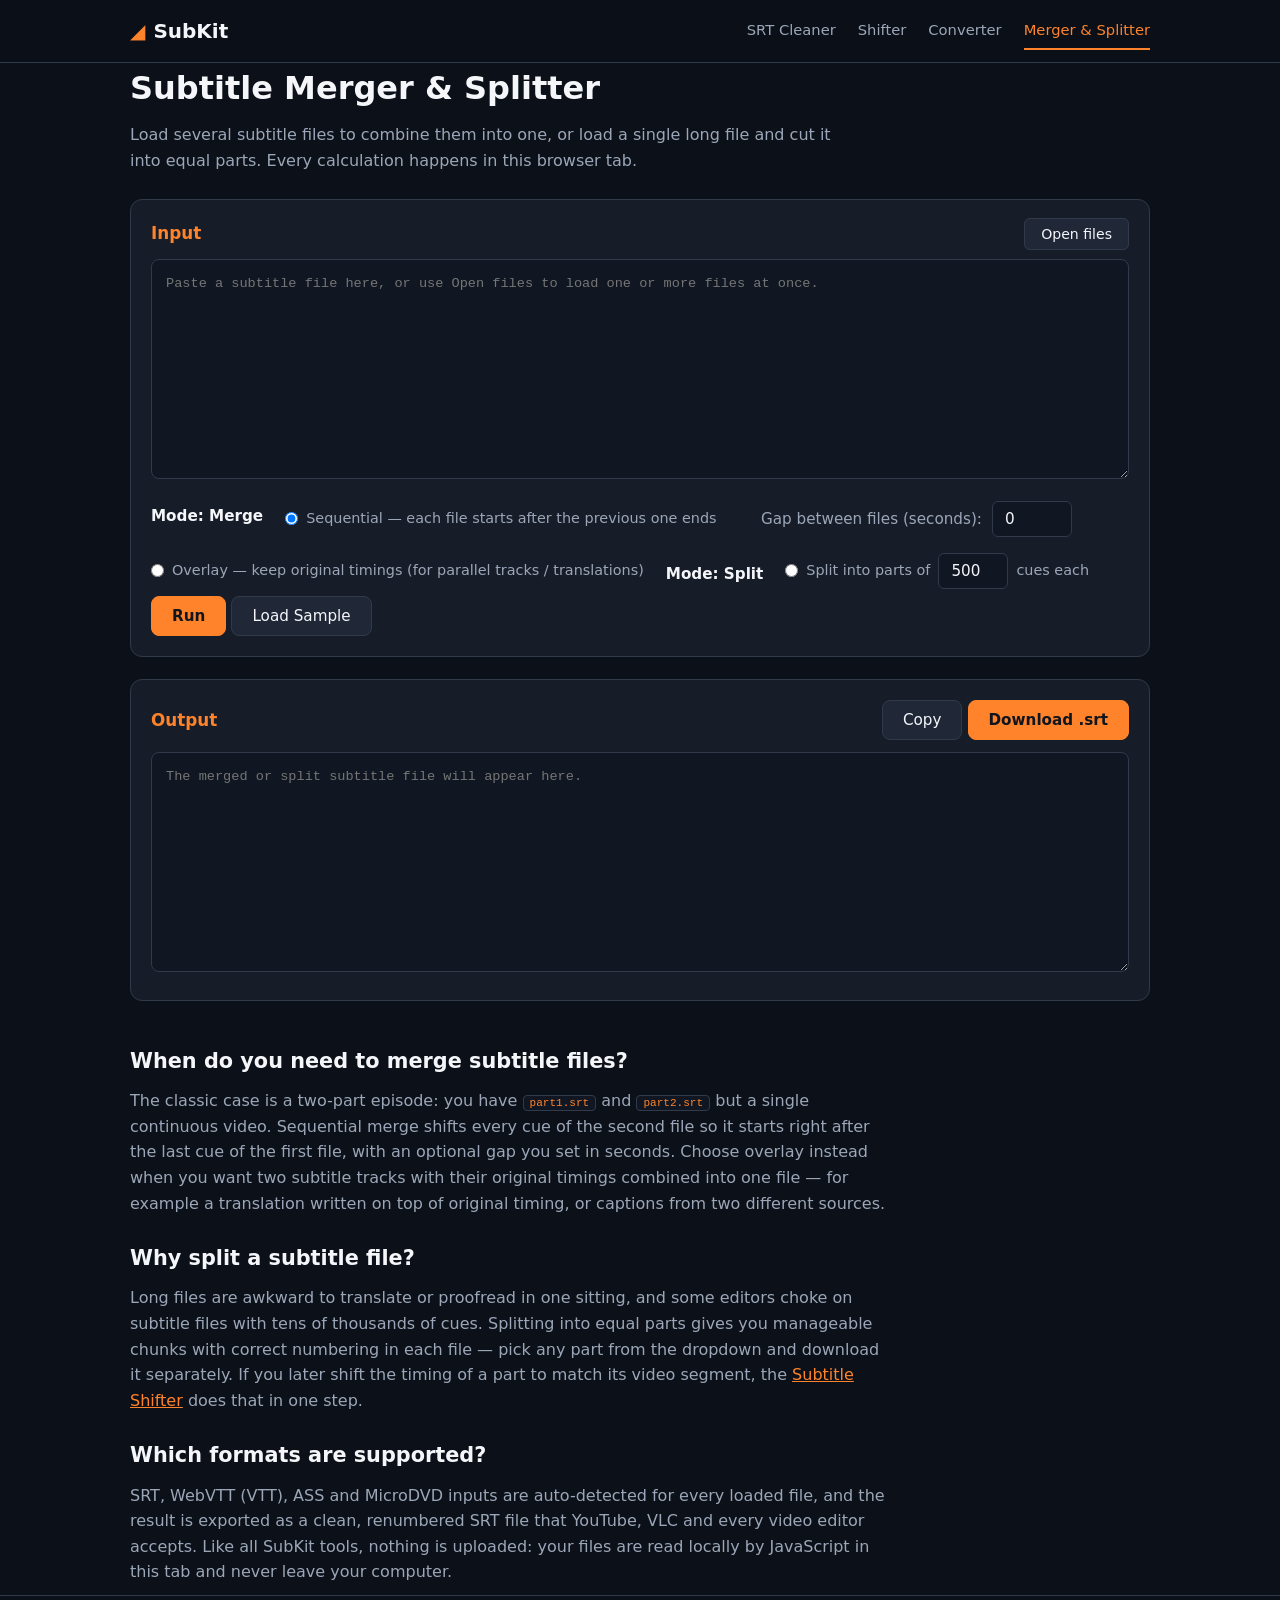
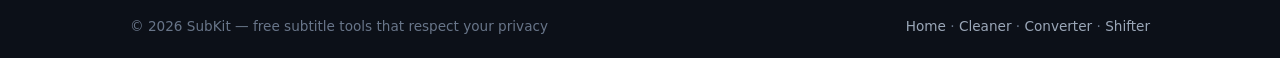
<file: Subtitle Merger.html>
<!DOCTYPE html>
<html lang="en">
<head>
<meta charset="UTF-8">
<meta name="viewport" content="width=device-width, initial-scale=1.0">
<title>Subtitle Merger &amp; Splitter — Combine or Divide SRT Files Online Free | SubKit</title>
<meta name="description" content="Merge multiple SRT, VTT or ASS subtitle files into one, or split a long subtitle file into equal parts — online, free, 100% in your browser. No upload, no signup.">
<meta name="keywords" content="subtitle merger, merge srt files, split subtitle, combine subtitles online, srt splitter">
<meta name="google-site-verification" content="0rfrfs-A91zfNkmEx3N2jSta2bQBfZ6MLLuwik" />
<link rel="canonical" href="https://subkit.online/subtitle-merger.html">
<link rel="stylesheet" href="style.css">
</head>
<body>
<header class="site-header">
  <div class="wrap header-inner">
    <a class="brand" href="index.html"><span class="brand-mark">◢</span> SubKit</a>
    <nav class="nav">
      <a href="srt-cleaner.html">SRT Cleaner</a>
      <a href="subtitle-shifter.html">Shifter</a>
      <a href="srt-converter.html">Converter</a>
      <a href="subtitle-merger.html" class="active">Merger &amp; Splitter</a>
    </nav>
  </div>
</header>

<main class="wrap tool-page">
  <h1>Subtitle Merger &amp; Splitter</h1>
  <p class="page-sub">Load several subtitle files to combine them into one, or load a single long file and cut it into equal parts. Every calculation happens in this browser tab.</p>

  <section class="panel">
    <div class="panel-head">
      <h2>Input <span id="file-count" class="tag"></span></h2>
      <div>
        <label class="file-btn">Open files<input type="file" id="file-in" accept=".srt,.vtt,.ass,.ssa,.txt" multiple hidden></label>
        <button id="clear-files" class="btn" style="display:none">Clear files</button>
      </div>
    </div>
    <textarea id="input" class="io" spellcheck="false" placeholder="Paste a subtitle file here, or use Open files to load one or more files at once."></textarea>
    <div class="options">
      <h3 style="margin:.2rem 0 .4rem;font-size:.95rem;color:var(--text-dim)">Mode: Merge</h3>
      <label><input type="radio" name="mode" value="sequence" checked> Sequential — each file starts after the previous one ends</label>
      <label class="shift-row" style="margin-left:1.4rem">
        <span class="shift-label">Gap between files (seconds):
          <input type="number" id="gap" step="0.1" value="0" class="shift-input" style="width:80px">
        </span>
      </label>
      <label><input type="radio" name="mode" value="overlay"> Overlay — keep original timings (for parallel tracks / translations)</label>
      <h3 style="margin:.8rem 0 .4rem;font-size:.95rem;color:var(--text-dim)">Mode: Split</h3>
      <label><input type="radio" name="mode" value="split"> Split into parts of
        <input type="number" id="part-size" step="1" min="2" value="500" class="shift-input" style="width:70px"> cues each
      </label>
    </div>
    <div class="actions">
      <button id="run" class="btn btn-primary">Run</button>
      <button id="load-sample" class="btn">Load Sample</button>
      <span id="status" class="status"></span>
    </div>
  </section>

  <section class="panel">
    <div class="panel-head">
      <h2>Output <span id="part-tag" class="tag" style="display:none"></span></h2>
      <div>
        <select id="part-select" class="shift-input select" style="display:none"></select>
        <button id="copy" class="btn">Copy</button>
        <button id="download" class="btn btn-primary">Download .srt</button>
      </div>
    </div>
    <textarea id="output" class="io" spellcheck="false" placeholder="The merged or split subtitle file will appear here."></textarea>
  </section>

  <section class="seo-text">
    <h2>When do you need to merge subtitle files?</h2>
    <p>The classic case is a two-part episode: you have <code>part1.srt</code> and <code>part2.srt</code> but
    a single continuous video. Sequential merge shifts every cue of the second file so it starts right
    after the last cue of the first file, with an optional gap you set in seconds. Choose overlay instead
    when you want two subtitle tracks with their original timings combined into one file — for example
    a translation written on top of original timing, or captions from two different sources.</p>
    <h2>Why split a subtitle file?</h2>
    <p>Long files are awkward to translate or proofread in one sitting, and some editors choke on
    subtitle files with tens of thousands of cues. Splitting into equal parts gives you manageable
    chunks with correct numbering in each file — pick any part from the dropdown and download it
    separately. If you later shift the timing of a part to match its video segment, the
    <a href="subtitle-shifter.html">Subtitle Shifter</a> does that in one step.</p>
    <h2>Which formats are supported?</h2>
    <p>SRT, WebVTT (VTT), ASS and MicroDVD inputs are auto-detected for every loaded file, and the
    result is exported as a clean, renumbered SRT file that YouTube, VLC and every video editor accepts.
    Like all SubKit tools, nothing is uploaded: your files are read locally by JavaScript in this tab
    and never leave your computer.</p>
  </section>
</main>

<footer class="site-footer">
  <div class="wrap footer-inner">
    <span>© 2026 SubKit — free subtitle tools that respect your privacy</span>
    <span class="footer-links"><a href="index.html">Home</a> · <a href="srt-cleaner.html">Cleaner</a> · <a href="srt-converter.html">Converter</a> · <a href="subtitle-shifter.html">Shifter</a></span>
  </div>
</footer>
<script src="script.js"></script>
<script>
const input = document.getElementById('input');
const fileInput = document.getElementById('file-in');
const fileCount = document.getElementById('file-count');
const clearBtn = document.getElementById('clear-files');
const partSelect = document.getElementById('part-select');
const partTag = document.getElementById('part-tag');
let loadedFiles = [];   // { name, text }
let parts = [];         // for split mode: array of cue arrays

function refreshFileUI() {
  fileCount.textContent = loadedFiles.length ? loadedFiles.length + ' file' + (loadedFiles.length > 1 ? 's' : '') + ' loaded' : '';
  fileCount.classList.toggle('on', loadedFiles.length > 0);
  clearBtn.style.display = loadedFiles.length ? '' : 'none';
}

function loadFiles(fileList) {
  const files = Array.from(fileList);
  let done = 0, failed = 0;
  files.forEach(file => {
    const reader = new FileReader();
    reader.onload = () => {
      try {
        loadedFiles.push({ name: file.name, text: decodeBytes(new Uint8Array(reader.result)) });
      } catch (e) { failed++; }
      if (++done === files.length) {
        refreshFileUI();
        setStatus(`${files.length} file(s) loaded${failed ? `, ${failed} failed` : ''}.`);
      }
    };
    reader.onerror = () => { if (++done === files.length) { refreshFileUI(); setStatus('Some files could not be read.', true); } };
    reader.readAsArrayBuffer(file);
  });
}

fileInput.addEventListener('change', () => { if (fileInput.files.length) loadFiles(fileInput.files); fileInput.value = ''; });
clearBtn.addEventListener('click', () => { loadedFiles = []; refreshFileUI(); setStatus('Loaded files cleared.'); });
input.addEventListener('dragover', e => e.preventDefault());
input.addEventListener('drop', e => {
  e.preventDefault();
  if (e.dataTransfer.files && e.dataTransfer.files.length) loadFiles(e.dataTransfer.files);
});

document.getElementById('load-sample').addEventListener('click', () => {
  input.value = SAMPLE;
  setStatus('Sample loaded — try "Run" in overlay or split mode.');
});

function collectSources() {
  const srcs = loadedFiles.map(f => ({ name: f.name, text: f.text }));
  if (input.value.trim()) srcs.push({ name: 'pasted text', text: input.value });
  return srcs;
}

document.getElementById('run').addEventListener('click', () => {
  const mode = document.querySelector('input[name=mode]:checked').value;
  const srcs = collectSources();
  if (!srcs.length) { setStatus('Paste a subtitle file or open file(s) first.', true); return; }
  try {
    if (mode === 'split') {
      if (srcs.length > 1) throw new Error('Split works on one file at a time — clear extra files first.');
      const cues = parseSubtitles(srcs[0].text);
      if (!cues.length) throw new Error('No subtitle cues were found in this file.');
      const size = Math.max(2, parseInt(document.getElementById('part-size').value, 10) || 500);
      parts = [];
      for (let i = 0; i < cues.length; i += size) parts.push(cues.slice(i, i + size));
      partSelect.style.display = '';
      partTag.style.display = '';
      partTag.textContent = parts.length + ' parts';
      partSelect.innerHTML = parts.map((p, i) => `<option value="${i}">Part ${i + 1} (${p.length} cues)</option>`).join('');
      document.getElementById('output').value = toSRT(parts[0]);
      setStatus(`Split ${cues.length} cues into ${parts.length} parts of up to ${size}.`);
      return;
    }
    // merge modes
    partSelect.style.display = 'none';
    partTag.style.display = 'none';
    const gapMs = Math.max(0, (parseFloat(document.getElementById('gap').value) || 0) * 1000);
    const all = [];
    let cursorEnd = 0;
    for (const src of srcs) {
      const cues = parseSubtitles(src.text);
      if (!cues.length) throw new Error(`No cues found in "${src.name}".`);
      if (mode === 'sequence') {
        const offset = cursorEnd === 0 ? 0 : cursorEnd + gapMs;
        const first = Math.min(...cues.map(c => c.start));
        const shift = offset - first;
        for (const c of cues) all.push({ start: Math.max(0, c.start + shift), end: c.end + shift, text: c.text });
        cursorEnd = Math.max(...cues.map(c => c.end + shift));
      } else {
        for (const c of cues) all.push({ ...c });
      }
    }
    all.sort((a, b) => a.start - b.start);
    document.getElementById('output').value = toSRT(all);
    setStatus(mode === 'sequence'
      ? `Merged ${srcs.length} file(s) sequentially — ${all.length} cues total.`
      : `Merged ${srcs.length} file(s) with original timings — ${all.length} cues total.`);
  } catch (e) { setStatus(e.message, true); }
});

partSelect.addEventListener('change', () => {
  const i = parseInt(partSelect.value, 10);
  if (parts[i]) document.getElementById('output').value = toSRT(parts[i]);
});

document.getElementById('download').addEventListener('click', () => {
  const mode = document.querySelector('input[name=mode]:checked').value;
  const name = mode === 'split' ? `subtitles-part${(parseInt(partSelect.value, 10) || 0) + 1}.srt` : 'merged.srt';
  downloadText(name, document.getElementById('output').value);
});
document.getElementById('copy').addEventListener('click', () => copyOutput('output'));
</script>
</body>
</html>
</file>
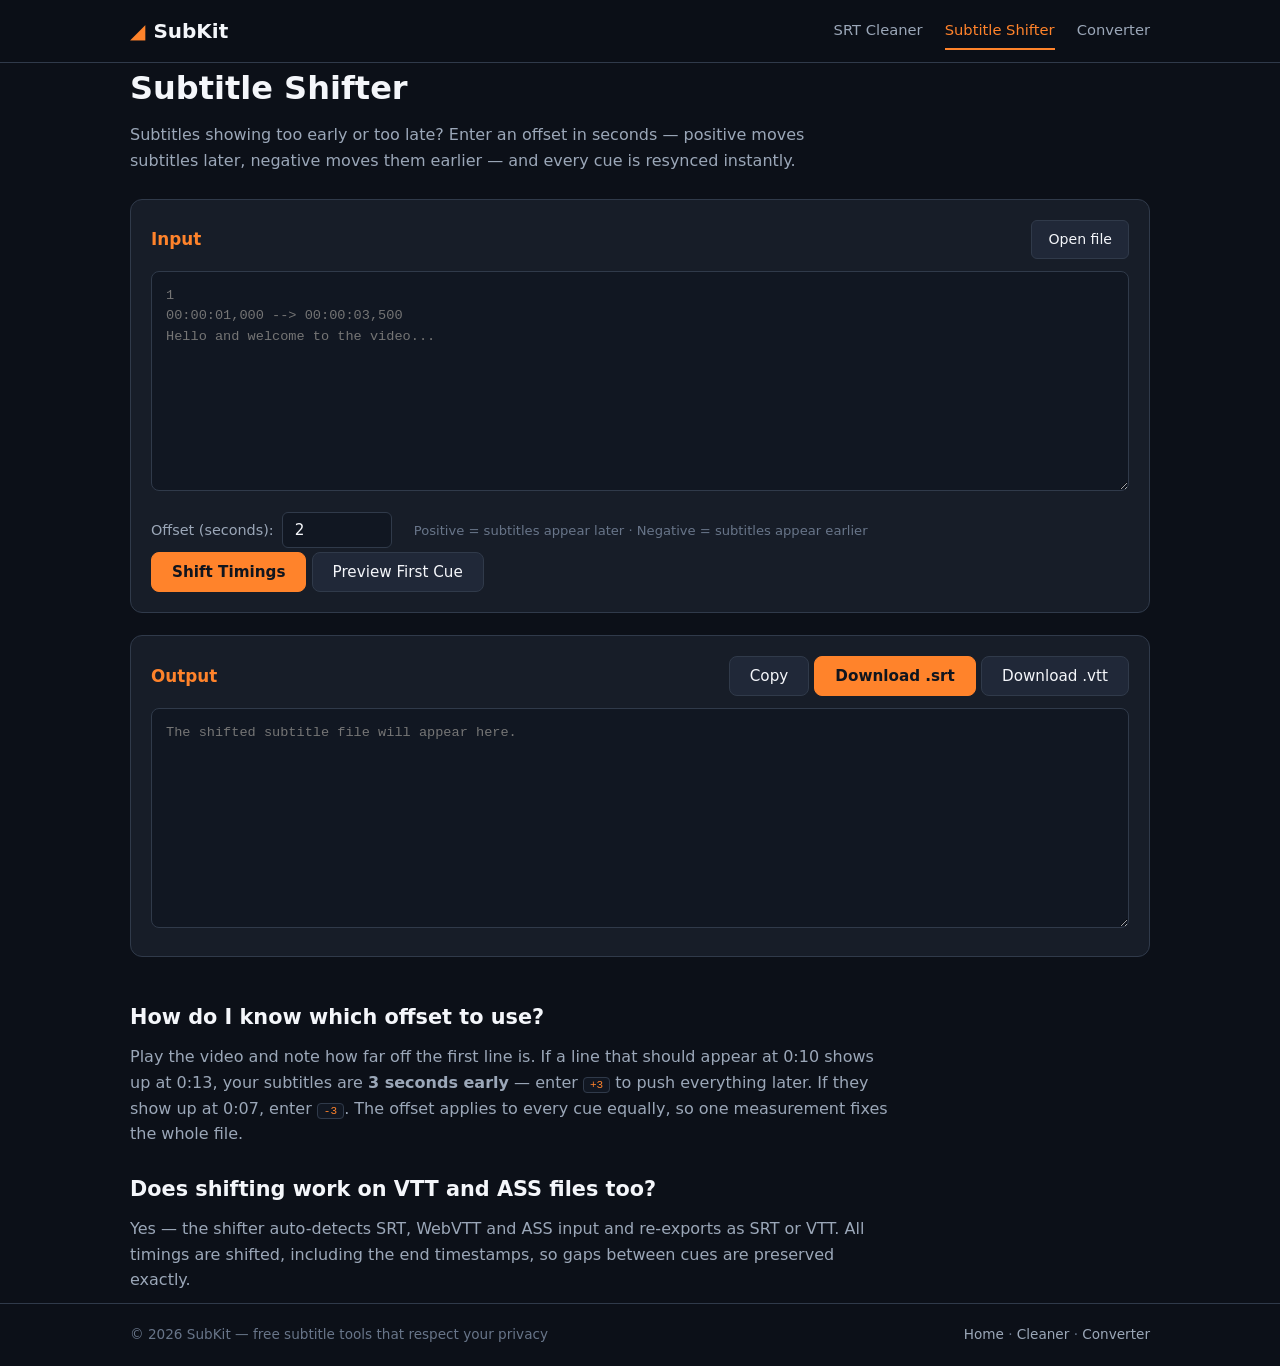
<file: Subtitle Shifter.html>
<!DOCTYPE html>
<html lang="en">
<head>
<meta charset="UTF-8">
<meta name="viewport" content="width=device-width, initial-scale=1.0">
<title>Subtitle Shifter — Sync SRT &amp; VTT Timing Online Free | SubKit</title>
<meta name="description" content="Subtitles out of sync? Shift all subtitle timings forward or backward by seconds — supports SRT, VTT and ASS. Free online subtitle resync, 100% in your browser, no upload.">
<meta name="keywords" content="subtitle shifter, resync subtitles, shift srt timing, subtitle delay fix, sync subtitles online">
<link rel="canonical" href="https://subkit.tools/subtitle-shifter.html">
<link rel="stylesheet" href="style.css">
</head>
<body>
<header class="site-header">
  <div class="wrap header-inner">
    <a class="brand" href="index.html"><span class="brand-mark">◢</span> SubKit</a>
    <nav class="nav">
      <a href="srt-cleaner.html">SRT Cleaner</a>
      <a href="subtitle-shifter.html" class="active">Subtitle Shifter</a>
      <a href="srt-converter.html">Converter</a>
    </nav>
  </div>
</header>

<main class="wrap tool-page">
  <h1>Subtitle Shifter</h1>
  <p class="page-sub">Subtitles showing too early or too late? Enter an offset in seconds — positive moves subtitles later, negative moves them earlier — and every cue is resynced instantly.</p>

  <section class="panel">
    <div class="panel-head">
      <h2>Input</h2>
      <label class="file-btn">Open file<input type="file" id="file-in" accept=".srt,.vtt,.ass,.ssa,.txt" hidden></label>
    </div>
    <textarea id="input" class="io" spellcheck="false" placeholder="1&#10;00:00:01,000 --> 00:00:03,500&#10;Hello and welcome to the video..."></textarea>
    <div class="options shift-row">
      <label class="shift-label">Offset (seconds):
        <input type="number" id="offset" step="0.001" value="2" class="shift-input">
      </label>
      <span class="hint">Positive = subtitles appear later · Negative = subtitles appear earlier</span>
    </div>
    <div class="actions">
      <button id="run" class="btn btn-primary">Shift Timings</button>
      <button id="preview" class="btn">Preview First Cue</button>
      <span id="status" class="status"></span>
    </div>
  </section>

  <section class="panel">
    <div class="panel-head">
      <h2>Output</h2>
      <div>
        <button id="copy" class="btn">Copy</button>
        <button id="download-srt" class="btn btn-primary">Download .srt</button>
        <button id="download-vtt" class="btn">Download .vtt</button>
      </div>
    </div>
    <textarea id="output" class="io" spellcheck="false" placeholder="The shifted subtitle file will appear here."></textarea>
  </section>

  <section class="seo-text">
    <h2>How do I know which offset to use?</h2>
    <p>Play the video and note how far off the first line is. If a line that should appear at
    0:10 shows up at 0:13, your subtitles are <strong>3 seconds early</strong> — enter
    <code>+3</code> to push everything later. If they show up at 0:07, enter <code>-3</code>.
    The offset applies to every cue equally, so one measurement fixes the whole file.</p>
    <h2>Does shifting work on VTT and ASS files too?</h2>
    <p>Yes — the shifter auto-detects SRT, WebVTT and ASS input and re-exports as SRT or VTT.
    All timings are shifted, including the end timestamps, so gaps between cues are preserved exactly.</p>
  </section>
</main>

<footer class="site-footer">
  <div class="wrap footer-inner">
    <span>© 2026 SubKit — free subtitle tools that respect your privacy</span>
    <span class="footer-links"><a href="index.html">Home</a> · <a href="srt-cleaner.html">Cleaner</a> · <a href="srt-converter.html">Converter</a></span>
  </div>
</footer>
<script src="script.js"></script>
<script>
document.getElementById('run').addEventListener('click', () => {
  const src = document.getElementById('input').value;
  if (!src.trim()) { setStatus('Paste a subtitle file first.', true); return; }
  const offset = parseFloat(document.getElementById('offset').value);
  if (!isFinite(offset) || offset === 0) { setStatus('Enter a non-zero offset in seconds.', true); return; }
  try {
    const cues = parseSubtitles(src);
    if (!cues.length) throw new Error('No subtitle cues were found in this file.');
    const shifted = cues.map(c => ({
      start: Math.max(0, Math.round(c.start + offset * 1000)),
      end: Math.max(1, Math.round(c.end + offset * 1000)),
      text: c.text,
    }));
    document.getElementById('output').value = toSRT(shifted);
    setStatus(`${cues.length} cues shifted by ${offset > 0 ? '+' : ''}${offset}s.`);
  } catch (e) { setStatus(e.message, true); }
});
document.getElementById('preview').addEventListener('click', () => {
  const src = document.getElementById('input').value;
  if (!src.trim()) { setStatus('Paste a subtitle file first.', true); return; }
  const offset = parseFloat(document.getElementById('offset').value) || 0;
  const cues = parseSubtitles(src);
  if (!cues.length) { setStatus('No cues found.', true); return; }
  const c = cues[0];
  setStatus(`First cue: ${fmtClock(c.start)} → ${fmtClock(Math.max(0, c.start + offset * 1000))} "${c.text.split('\n')[0].slice(0, 40)}"`);
});
document.getElementById('download-srt').addEventListener('click', () => downloadText('shifted.srt', document.getElementById('output').value));
document.getElementById('download-vtt').addEventListener('click', () => {
  const cues = parseSubtitles(document.getElementById('output').value || document.getElementById('input').value);
  downloadText('shifted.vtt', toVTT(cues));
});
document.getElementById('copy').addEventListener('click', () => copyOutput('output'));
setupFileDrop('file-in', 'input');
</script>
</body>
</html>
</file>
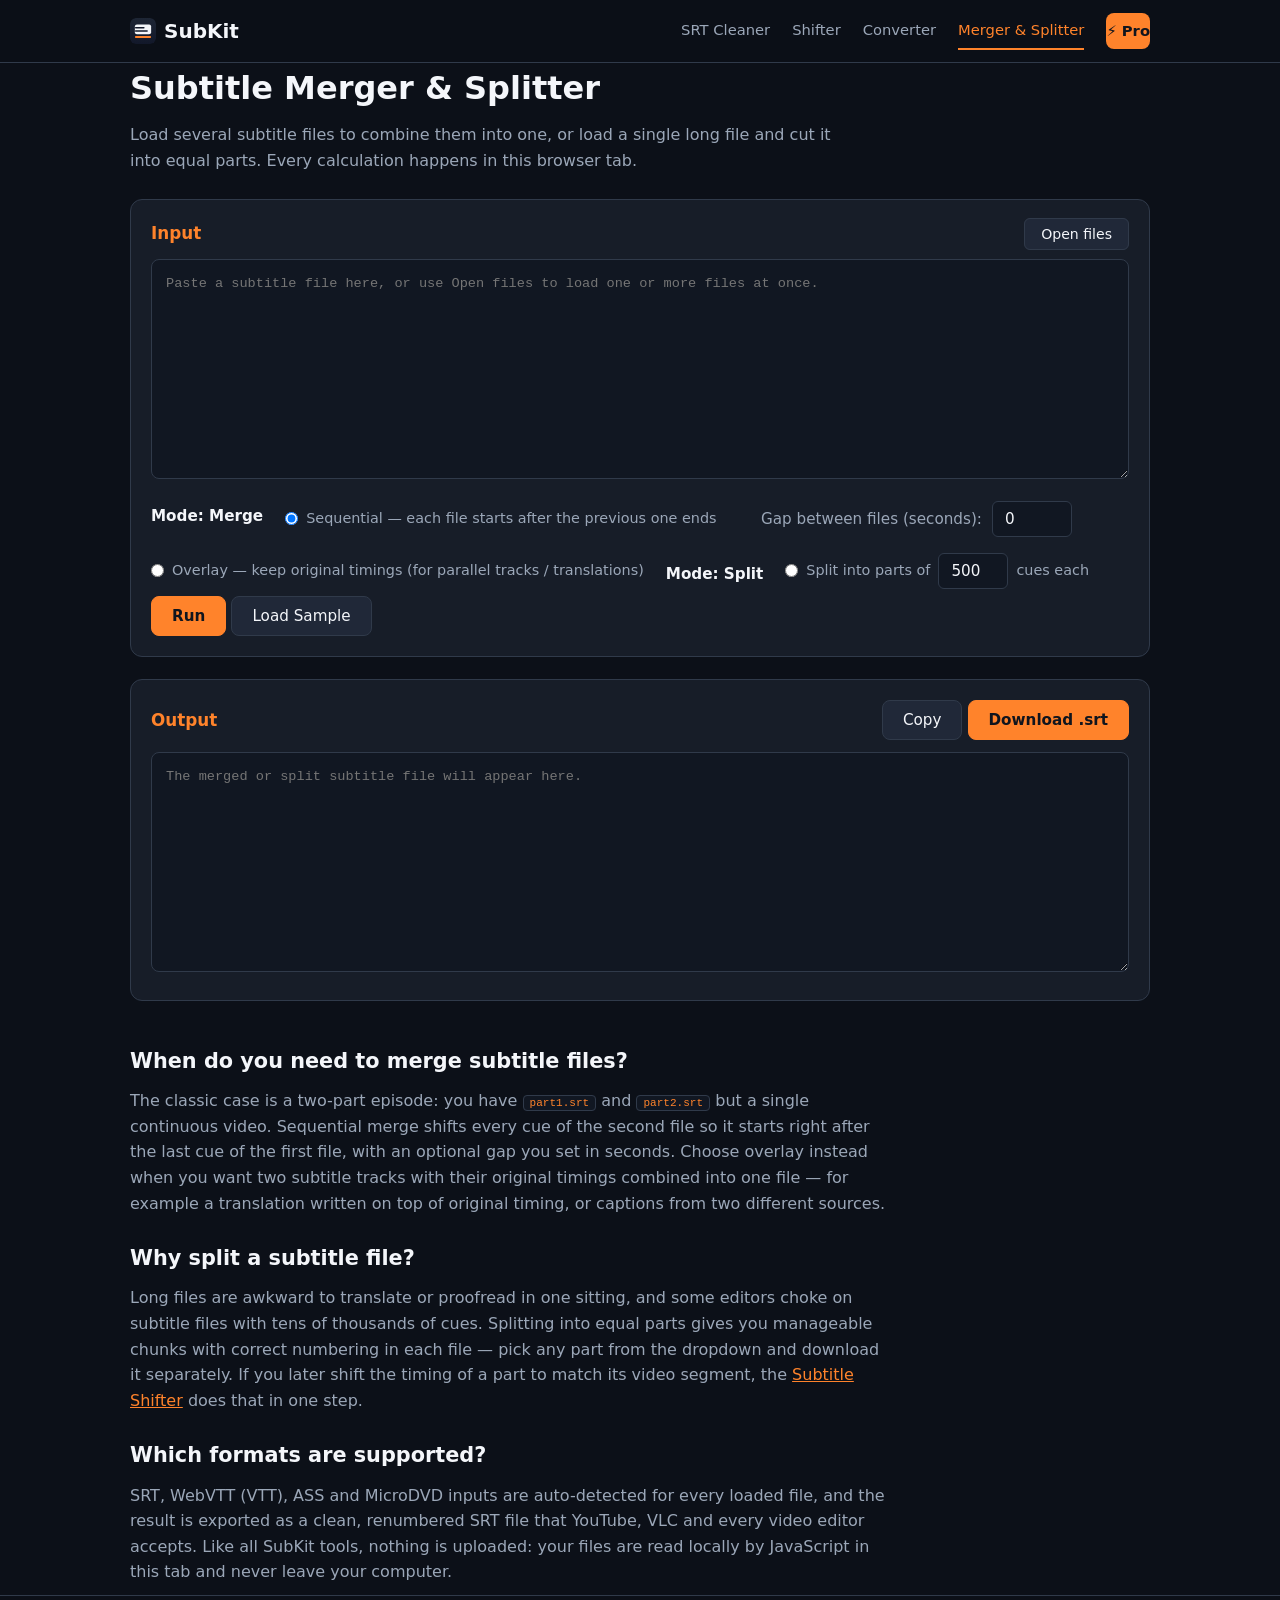
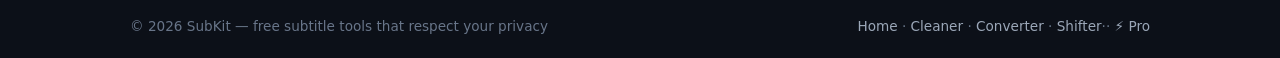
<file: subtitle-merger.html>
<!DOCTYPE html>
<html lang="en">
<head>
<meta charset="UTF-8">
<meta name="viewport" content="width=device-width, initial-scale=1.0">
<link rel="icon" type="image/svg+xml" href="/favicon.svg">
<link rel="apple-touch-icon" href="/favicon.svg">
<title>Subtitle Merger &amp; Splitter — Combine or Divide SRT Files Online Free | SubKit</title>
<meta name="description" content="Merge multiple SRT, VTT or ASS subtitle files into one, or split a long subtitle file into equal parts — online, free, 100% in your browser. No upload, no signup.">
<meta name="keywords" content="subtitle merger, merge srt files, split subtitle, combine subtitles online, srt splitter">
<meta name="google-site-verification" content="0rfrfs-A91zfNkmEx3N2jSta2bQBfZ6MLLuwik" />
<link rel="canonical" href="https://subkit.online/subtitle-merger.html">
<link rel="stylesheet" href="style.css">
</head>
<body>
<header class="site-header">
  <div class="wrap header-inner">
    <a class="brand" href="index.html"><img src="/favicon.svg" alt="" class="brand-logo"> SubKit</a>
    <nav class="nav">
      <a href="srt-cleaner.html">SRT Cleaner</a>
      <a href="subtitle-shifter.html">Shifter</a>
      <a href="srt-converter.html">Converter</a>
      <a href="subtitle-merger.html" class="active">Merger &amp; Splitter</a>
      <a class="nav-pro" href="pro.html">⚡ Pro</a>
    </nav>
  </div>
</header>

<main class="wrap tool-page">
  <h1>Subtitle Merger &amp; Splitter</h1>
  <p class="page-sub">Load several subtitle files to combine them into one, or load a single long file and cut it into equal parts. Every calculation happens in this browser tab.</p>

  <section class="panel">
    <div class="panel-head">
      <h2>Input <span id="file-count" class="tag"></span></h2>
      <div>
        <label class="file-btn">Open files<input type="file" id="file-in" accept=".srt,.vtt,.ass,.ssa,.txt" multiple hidden></label>
        <button id="clear-files" class="btn" style="display:none">Clear files</button>
      </div>
    </div>
    <textarea id="input" class="io" spellcheck="false" placeholder="Paste a subtitle file here, or use Open files to load one or more files at once."></textarea>
    <div class="options">
      <h3 style="margin:.2rem 0 .4rem;font-size:.95rem;color:var(--text-dim)">Mode: Merge</h3>
      <label><input type="radio" name="mode" value="sequence" checked> Sequential — each file starts after the previous one ends</label>
      <label class="shift-row" style="margin-left:1.4rem">
        <span class="shift-label">Gap between files (seconds):
          <input type="number" id="gap" step="0.1" value="0" class="shift-input" style="width:80px">
        </span>
      </label>
      <label><input type="radio" name="mode" value="overlay"> Overlay — keep original timings (for parallel tracks / translations)</label>
      <h3 style="margin:.8rem 0 .4rem;font-size:.95rem;color:var(--text-dim)">Mode: Split</h3>
      <label><input type="radio" name="mode" value="split"> Split into parts of
        <input type="number" id="part-size" step="1" min="2" value="500" class="shift-input" style="width:70px"> cues each
      </label>
    </div>
    <div class="actions">
      <button id="run" class="btn btn-primary">Run</button>
      <button id="load-sample" class="btn">Load Sample</button>
      <span id="status" class="status"></span>
    </div>
  </section>

  <section class="panel">
    <div class="panel-head">
      <h2>Output <span id="part-tag" class="tag" style="display:none"></span></h2>
      <div>
        <select id="part-select" class="shift-input select" style="display:none"></select>
        <button id="copy" class="btn">Copy</button>
        <button id="download" class="btn btn-primary">Download .srt</button>
      </div>
    </div>
    <textarea id="output" class="io" spellcheck="false" placeholder="The merged or split subtitle file will appear here."></textarea>
  </section>

  <section class="seo-text">
    <h2>When do you need to merge subtitle files?</h2>
    <p>The classic case is a two-part episode: you have <code>part1.srt</code> and <code>part2.srt</code> but
    a single continuous video. Sequential merge shifts every cue of the second file so it starts right
    after the last cue of the first file, with an optional gap you set in seconds. Choose overlay instead
    when you want two subtitle tracks with their original timings combined into one file — for example
    a translation written on top of original timing, or captions from two different sources.</p>
    <h2>Why split a subtitle file?</h2>
    <p>Long files are awkward to translate or proofread in one sitting, and some editors choke on
    subtitle files with tens of thousands of cues. Splitting into equal parts gives you manageable
    chunks with correct numbering in each file — pick any part from the dropdown and download it
    separately. If you later shift the timing of a part to match its video segment, the
    <a href="subtitle-shifter.html">Subtitle Shifter</a> does that in one step.</p>
    <h2>Which formats are supported?</h2>
    <p>SRT, WebVTT (VTT), ASS and MicroDVD inputs are auto-detected for every loaded file, and the
    result is exported as a clean, renumbered SRT file that YouTube, VLC and every video editor accepts.
    Like all SubKit tools, nothing is uploaded: your files are read locally by JavaScript in this tab
    and never leave your computer.</p>
  </section>
</main>

<footer class="site-footer">
  <div class="wrap footer-inner">
    <span>© 2026 SubKit — free subtitle tools that respect your privacy</span>
    <span class="footer-links"><a href="index.html">Home</a> · <a href="srt-cleaner.html">Cleaner</a> · <a href="srt-converter.html">Converter</a> · <a href="subtitle-shifter.html">Shifter</a>·· <a href="pro.html">⚡ Pro</a></span>
  </div>
</footer>
<script src="script.js"></script>
<script>
const input = document.getElementById('input');
const fileInput = document.getElementById('file-in');
const fileCount = document.getElementById('file-count');
const clearBtn = document.getElementById('clear-files');
const partSelect = document.getElementById('part-select');
const partTag = document.getElementById('part-tag');
let loadedFiles = [];   // { name, text }
let parts = [];         // for split mode: array of cue arrays

function refreshFileUI() {
  fileCount.textContent = loadedFiles.length ? loadedFiles.length + ' file' + (loadedFiles.length > 1 ? 's' : '') + ' loaded' : '';
  fileCount.classList.toggle('on', loadedFiles.length > 0);
  clearBtn.style.display = loadedFiles.length ? '' : 'none';
}

function loadFiles(fileList) {
  const files = Array.from(fileList);
  let done = 0, failed = 0;
  files.forEach(file => {
    const reader = new FileReader();
    reader.onload = () => {
      try {
        loadedFiles.push({ name: file.name, text: decodeBytes(new Uint8Array(reader.result)) });
      } catch (e) { failed++; }
      if (++done === files.length) {
        refreshFileUI();
        setStatus(`${files.length} file(s) loaded${failed ? `, ${failed} failed` : ''}.`);
      }
    };
    reader.onerror = () => { if (++done === files.length) { refreshFileUI(); setStatus('Some files could not be read.', true); } };
    reader.readAsArrayBuffer(file);
  });
}

fileInput.addEventListener('change', () => { if (fileInput.files.length) loadFiles(fileInput.files); fileInput.value = ''; });
clearBtn.addEventListener('click', () => { loadedFiles = []; refreshFileUI(); setStatus('Loaded files cleared.'); });
input.addEventListener('dragover', e => e.preventDefault());
input.addEventListener('drop', e => {
  e.preventDefault();
  if (e.dataTransfer.files && e.dataTransfer.files.length) loadFiles(e.dataTransfer.files);
});

document.getElementById('load-sample').addEventListener('click', () => {
  input.value = SAMPLE;
  setStatus('Sample loaded — try "Run" in overlay or split mode.');
});

function collectSources() {
  const srcs = loadedFiles.map(f => ({ name: f.name, text: f.text }));
  if (input.value.trim()) srcs.push({ name: 'pasted text', text: input.value });
  return srcs;
}

document.getElementById('run').addEventListener('click', () => {
  const mode = document.querySelector('input[name=mode]:checked').value;
  const srcs = collectSources();
  if (!srcs.length) { setStatus('Paste a subtitle file or open file(s) first.', true); return; }
  try {
    if (mode === 'split') {
      if (srcs.length > 1) throw new Error('Split works on one file at a time — clear extra files first.');
      const cues = parseSubtitles(srcs[0].text);
      if (!cues.length) throw new Error('No subtitle cues were found in this file.');
      const size = Math.max(2, parseInt(document.getElementById('part-size').value, 10) || 500);
      parts = [];
      for (let i = 0; i < cues.length; i += size) parts.push(cues.slice(i, i + size));
      partSelect.style.display = '';
      partTag.style.display = '';
      partTag.textContent = parts.length + ' parts';
      partSelect.innerHTML = parts.map((p, i) => `<option value="${i}">Part ${i + 1} (${p.length} cues)</option>`).join('');
      document.getElementById('output').value = toSRT(parts[0]);
      setStatus(`Split ${cues.length} cues into ${parts.length} parts of up to ${size}.`);
      return;
    }
    // merge modes
    partSelect.style.display = 'none';
    partTag.style.display = 'none';
    const gapMs = Math.max(0, (parseFloat(document.getElementById('gap').value) || 0) * 1000);
    const all = [];
    let cursorEnd = 0;
    for (const src of srcs) {
      const cues = parseSubtitles(src.text);
      if (!cues.length) throw new Error(`No cues found in "${src.name}".`);
      if (mode === 'sequence') {
        const offset = cursorEnd === 0 ? 0 : cursorEnd + gapMs;
        const first = Math.min(...cues.map(c => c.start));
        const shift = offset - first;
        for (const c of cues) all.push({ start: Math.max(0, c.start + shift), end: c.end + shift, text: c.text });
        cursorEnd = Math.max(...cues.map(c => c.end + shift));
      } else {
        for (const c of cues) all.push({ ...c });
      }
    }
    all.sort((a, b) => a.start - b.start);
    document.getElementById('output').value = toSRT(all);
    setStatus(mode === 'sequence'
      ? `Merged ${srcs.length} file(s) sequentially — ${all.length} cues total.`
      : `Merged ${srcs.length} file(s) with original timings — ${all.length} cues total.`);
  } catch (e) { setStatus(e.message, true); }
});

partSelect.addEventListener('change', () => {
  const i = parseInt(partSelect.value, 10);
  if (parts[i]) document.getElementById('output').value = toSRT(parts[i]);
});

document.getElementById('download').addEventListener('click', () => {
  const mode = document.querySelector('input[name=mode]:checked').value;
  const name = mode === 'split' ? `subtitles-part${(parseInt(partSelect.value, 10) || 0) + 1}.srt` : 'merged.srt';
  downloadText(name, document.getElementById('output').value);
});
document.getElementById('copy').addEventListener('click', () => copyOutput('output'));
</script>
</body>
</html>
</file>
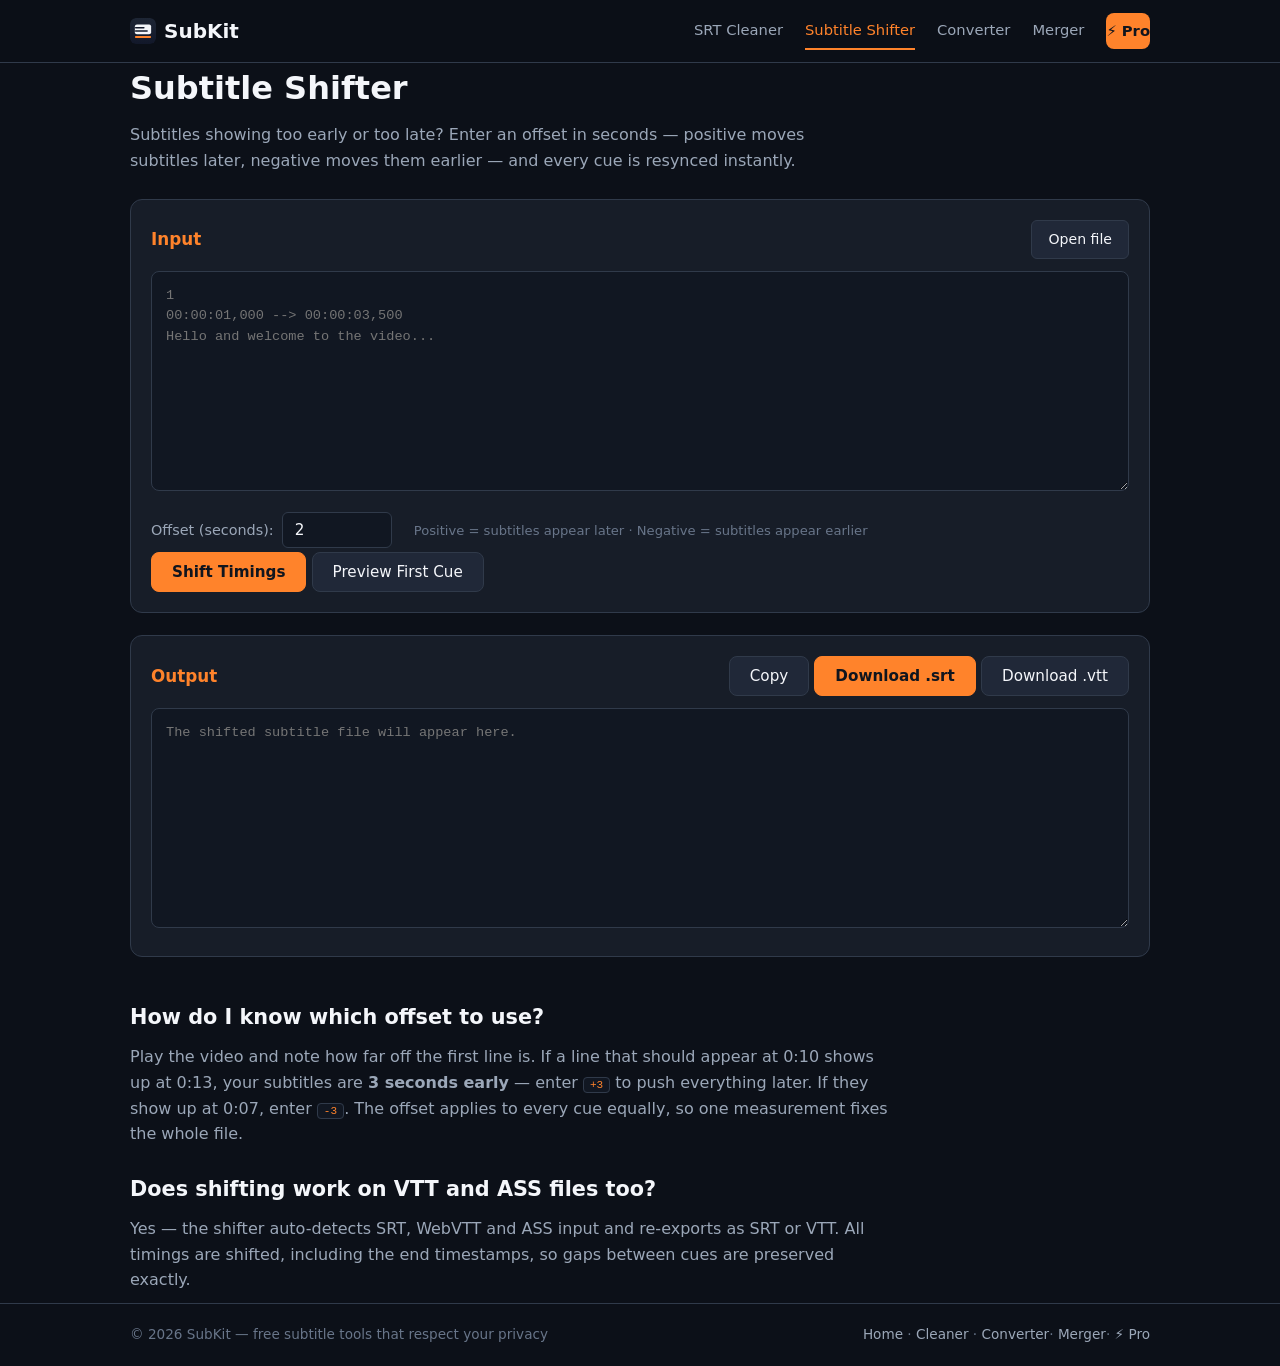
<file: subtitle-shifter.html>
<!DOCTYPE html>
<html lang="en">
<head>
<meta name="google-site-verification" content="0OK0FLDIAYy-A91zfNkmEx3N2jSta2bQBfZ6MLLuwik" />
<meta charset="UTF-8">
<meta name="viewport" content="width=device-width, initial-scale=1.0">
<link rel="icon" type="image/svg+xml" href="/favicon.svg">
<link rel="apple-touch-icon" href="/favicon.svg">
<title>Subtitle Shifter — Sync SRT &amp; VTT Timing Online Free | SubKit</title>
<meta name="description" content="Subtitles out of sync? Shift all subtitle timings forward or backward by seconds — supports SRT, VTT and ASS. Free online subtitle resync, 100% in your browser, no upload.">
<meta name="keywords" content="subtitle shifter, resync subtitles, shift srt timing, subtitle delay fix, sync subtitles online">
<link rel="canonical" href="https://subkit.online/subtitle-shifter.html">
<link rel="stylesheet" href="style.css">
</head>
<body>
<header class="site-header">
  <div class="wrap header-inner">
    <a class="brand" href="index.html"><img src="/favicon.svg" alt="" class="brand-logo"> SubKit</a>
    <nav class="nav">
      <a href="srt-cleaner.html">SRT Cleaner</a>
      <a href="subtitle-shifter.html" class="active">Subtitle Shifter</a>
      <a href="srt-converter.html">Converter</a>
      <a href="subtitle-merger.html">Merger</a>
      <a class="nav-pro" href="pro.html">⚡ Pro</a>
    </nav>
  </div>
</header>

<main class="wrap tool-page">
  <h1>Subtitle Shifter</h1>
  <p class="page-sub">Subtitles showing too early or too late? Enter an offset in seconds — positive moves subtitles later, negative moves them earlier — and every cue is resynced instantly.</p>

  <section class="panel">
    <div class="panel-head">
      <h2>Input</h2>
      <label class="file-btn">Open file<input type="file" id="file-in" accept=".srt,.vtt,.ass,.ssa,.txt" hidden></label>
    </div>
    <textarea id="input" class="io" spellcheck="false" placeholder="1&#10;00:00:01,000 --> 00:00:03,500&#10;Hello and welcome to the video..."></textarea>
    <div class="options shift-row">
      <label class="shift-label">Offset (seconds):
        <input type="number" id="offset" step="0.001" value="2" class="shift-input">
      </label>
      <span class="hint">Positive = subtitles appear later · Negative = subtitles appear earlier</span>
    </div>
    <div class="actions">
      <button id="run" class="btn btn-primary">Shift Timings</button>
      <button id="preview" class="btn">Preview First Cue</button>
      <span id="status" class="status"></span>
    </div>
  </section>

  <section class="panel">
    <div class="panel-head">
      <h2>Output</h2>
      <div>
        <button id="copy" class="btn">Copy</button>
        <button id="download-srt" class="btn btn-primary">Download .srt</button>
        <button id="download-vtt" class="btn">Download .vtt</button>
      </div>
    </div>
    <textarea id="output" class="io" spellcheck="false" placeholder="The shifted subtitle file will appear here."></textarea>
  </section>

  <section class="seo-text">
    <h2>How do I know which offset to use?</h2>
    <p>Play the video and note how far off the first line is. If a line that should appear at
    0:10 shows up at 0:13, your subtitles are <strong>3 seconds early</strong> — enter
    <code>+3</code> to push everything later. If they show up at 0:07, enter <code>-3</code>.
    The offset applies to every cue equally, so one measurement fixes the whole file.</p>
    <h2>Does shifting work on VTT and ASS files too?</h2>
    <p>Yes — the shifter auto-detects SRT, WebVTT and ASS input and re-exports as SRT or VTT.
    All timings are shifted, including the end timestamps, so gaps between cues are preserved exactly.</p>
  </section>
</main>

<footer class="site-footer">
  <div class="wrap footer-inner">
    <span>© 2026 SubKit — free subtitle tools that respect your privacy</span>
    <span class="footer-links"><a href="index.html">Home</a> · <a href="srt-cleaner.html">Cleaner</a> · <a href="srt-converter.html">Converter</a>· <a href="subtitle-merger.html">Merger</a>· <a href="pro.html">⚡ Pro</a></span>
  </div>
</footer>
<script src="script.js"></script>
<script>
document.getElementById('run').addEventListener('click', () => {
  const src = document.getElementById('input').value;
  if (!src.trim()) { setStatus('Paste a subtitle file first.', true); return; }
  const offset = parseFloat(document.getElementById('offset').value);
  if (!isFinite(offset) || offset === 0) { setStatus('Enter a non-zero offset in seconds.', true); return; }
  try {
    const cues = parseSubtitles(src);
    if (!cues.length) throw new Error('No subtitle cues were found in this file.');
    const shifted = cues.map(c => ({
      start: Math.max(0, Math.round(c.start + offset * 1000)),
      end: Math.max(1, Math.round(c.end + offset * 1000)),
      text: c.text,
    }));
    document.getElementById('output').value = toSRT(shifted);
    setStatus(`${cues.length} cues shifted by ${offset > 0 ? '+' : ''}${offset}s.`);
  } catch (e) { setStatus(e.message, true); }
});
document.getElementById('preview').addEventListener('click', () => {
  const src = document.getElementById('input').value;
  if (!src.trim()) { setStatus('Paste a subtitle file first.', true); return; }
  const offset = parseFloat(document.getElementById('offset').value) || 0;
  const cues = parseSubtitles(src);
  if (!cues.length) { setStatus('No cues found.', true); return; }
  const c = cues[0];
  setStatus(`First cue: ${fmtClock(c.start)} → ${fmtClock(Math.max(0, c.start + offset * 1000))} "${c.text.split('\n')[0].slice(0, 40)}"`);
});
document.getElementById('download-srt').addEventListener('click', () => downloadText('shifted.srt', document.getElementById('output').value));
document.getElementById('download-vtt').addEventListener('click', () => {
  const cues = parseSubtitles(document.getElementById('output').value || document.getElementById('input').value);
  downloadText('shifted.vtt', toVTT(cues));
});
document.getElementById('copy').addEventListener('click', () => copyOutput('output'));
setupFileDrop('file-in', 'input');
</script>
</body>
</html>
</file>
<file: style.css>
:root {
  --bg: #0C1018;
  --panel: #171D28;
  --panel2: #202838;
  --input: #111722;
  --orange: #FF832B;
  --orange-hover: #E96F17;
  --text: #F4F6FA;
  --muted: #9BA7B8;
  --border: #303A4A;
}
* { margin: 0; padding: 0; box-sizing: border-box; }
body {
  background: var(--bg);
  color: var(--text);
  font-family: 'Segoe UI', system-ui, -apple-system, sans-serif;
  line-height: 1.6;
  min-height: 100vh;
  display: flex;
  flex-direction: column;
}
.wrap { max-width: 1060px; margin: 0 auto; padding: 0 20px; width: 100%; }

.site-header {
  border-bottom: 1px solid var(--border);
  background: rgba(12, 16, 24, .92);
  position: sticky; top: 0; z-index: 10;
}
.header-inner { display: flex; align-items: center; justify-content: space-between; height: 62px; }
.brand {
  color: var(--text); text-decoration: none; font-size: 1.25rem; font-weight: 700;
  display: flex; align-items: center; gap: 8px;
}
.brand-mark { color: var(--orange); }
.nav { display: flex; gap: 22px; align-items: center; }
.nav a { color: var(--muted); text-decoration: none; font-size: .92rem; padding: 6px 0; border-bottom: 2px solid transparent; }
.nav a:hover { color: var(--text); }
.nav a.active { color: var(--orange); border-bottom-color: var(--orange); }
.brand-logo { width: 26px; height: 26px; border-radius: 6px; }

/* ===== Pro additions ===== */
.pro-banner{
  background:linear-gradient(90deg,#FF832B,#E96F17);
  color:#10151E;text-align:center;
  padding:12px 20px;font-size:15px;
}
.pro-banner a{color:#10151E;font-weight:800;text-decoration:underline;margin-left:8px}
.nav-pro{
  background:#FF832B;color:#10151E !important;
  padding:6px 14px;border-radius:8px;font-weight:700;
  border-bottom:none !important;
}
.nav-pro:hover{background:#E96F17;color:#10151E !important}
.tool-card-pro{border:2px solid #FF832B}

main { flex: 1; padding: 44px 20px 60px; }

.hero { text-align: center; padding: 30px 0 46px; }
.hero h1 { font-size: 2.5rem; line-height: 1.2; max-width: 720px; margin: 0 auto 14px; }
.hero-sub { color: var(--muted); max-width: 620px; margin: 0 auto 26px; font-size: 1.08rem; }
.hero-actions { display: flex; gap: 12px; justify-content: center; flex-wrap: wrap; }

.btn {
  display: inline-block; background: var(--panel2); color: var(--text);
  border: 1px solid var(--border); border-radius: 8px; cursor: pointer;
  padding: 10px 20px; font-size: .95rem; font-family: inherit; text-decoration: none;
  transition: background .15s, border-color .15s;
}
.btn:hover { background: #303C50; border-color: #46536A; }
.btn-primary { background: var(--orange); border-color: var(--orange); color: #10151E; font-weight: 700; }
.btn-primary:hover { background: var(--orange-hover); border-color: var(--orange-hover); }

.cards { display: grid; grid-template-columns: repeat(auto-fit, minmax(280px, 1fr)); gap: 18px; margin-bottom: 50px; }
.tool-card {
  background: var(--panel); border: 1px solid var(--border); border-radius: 12px;
  padding: 24px; text-decoration: none; color: var(--text); display: block;
  transition: border-color .15s, transform .15s;
}
.tool-card:hover { border-color: var(--orange); transform: translateY(-2px); }
.tool-num { color: var(--orange); font-weight: 700; font-size: .85rem; letter-spacing: 2px; margin-bottom: 10px; }
.tool-card h2, .tool-card h3 { font-size: 1.25rem; margin-bottom: 8px; }
.tool-card p { color: var(--muted); font-size: .93rem; margin-bottom: 14px; }
.tool-link { color: var(--orange); font-size: .9rem; font-weight: 600; }

.panel {
  background: var(--panel); border: 1px solid var(--border); border-radius: 12px;
  padding: 20px; margin-bottom: 22px;
}
.panel-head { display: flex; align-items: center; justify-content: space-between; margin-bottom: 12px; gap: 10px; flex-wrap: wrap; }
.panel-head h2 { font-size: 1.05rem; color: var(--orange); }
.io {
  width: 100%; min-height: 220px; background: var(--input); color: var(--text);
  border: 1px solid var(--border); border-radius: 8px; padding: 14px;
  font-family: Consolas, 'Courier New', monospace; font-size: .85rem; line-height: 1.5;
  resize: vertical;
}
.io:focus { outline: none; border-color: var(--orange); }
.file-btn {
  background: var(--panel2); border: 1px solid var(--border); border-radius: 6px;
  padding: 7px 16px; cursor: pointer; font-size: .88rem; color: var(--text);
}
.file-btn:hover { background: #303C50; }

.options { display: flex; flex-wrap: wrap; gap: 12px 22px; margin: 14px 0 4px; }
.options label { display: flex; align-items: center; gap: 8px; font-size: .9rem; color: var(--muted); cursor: pointer; }
.options input[type="checkbox"] { accent-color: var(--orange); width: 16px; height: 16px; }

.shift-row, .convert-row { align-items: center; }
.shift-label { display: flex; align-items: center; gap: 10px; color: var(--muted); font-size: .95rem; }
.shift-input {
  background: var(--input); color: var(--text); border: 1px solid var(--border);
  border-radius: 6px; padding: 8px 12px; font-family: inherit; font-size: .95rem; width: 110px;
}
.shift-input:focus { outline: none; border-color: var(--orange); }
.shift-input.select { width: 170px; }
.hint { color: #687589; font-size: .82rem; }

.tool-page h1 { font-size: 2rem; margin-bottom: 8px; }
.page-sub { color: var(--muted); max-width: 720px; margin-bottom: 26px; }

.seo-text { max-width: 760px; margin-top: 44px; }
.seo-text h2 { font-size: 1.3rem; margin: 26px 0 10px; color: var(--text); }
.seo-text h2:first-child { margin-top: 0; }
.seo-text p, .seo-text li { color: var(--muted); margin-bottom: 10px; }
.seo-text ul { padding-left: 22px; }
.seo-text code { background: var(--input); border: 1px solid var(--border); border-radius: 4px; padding: 1px 6px; font-size: .85em; color: var(--orange); }
.seo-text a { color: var(--orange); }

.site-footer { border-top: 1px solid var(--border); padding: 20px 0; }
.footer-inner { display: flex; justify-content: space-between; flex-wrap: wrap; gap: 8px; color: #687589; font-size: .85rem; }
.footer-links a { color: var(--muted); text-decoration: none; }
.footer-links a:hover { color: var(--orange); }

@media (max-width: 640px) {
  .hero h1 { font-size: 1.7rem; }
  .nav { gap: 12px; }
  .nav a { font-size: .8rem; }
}
</file>
